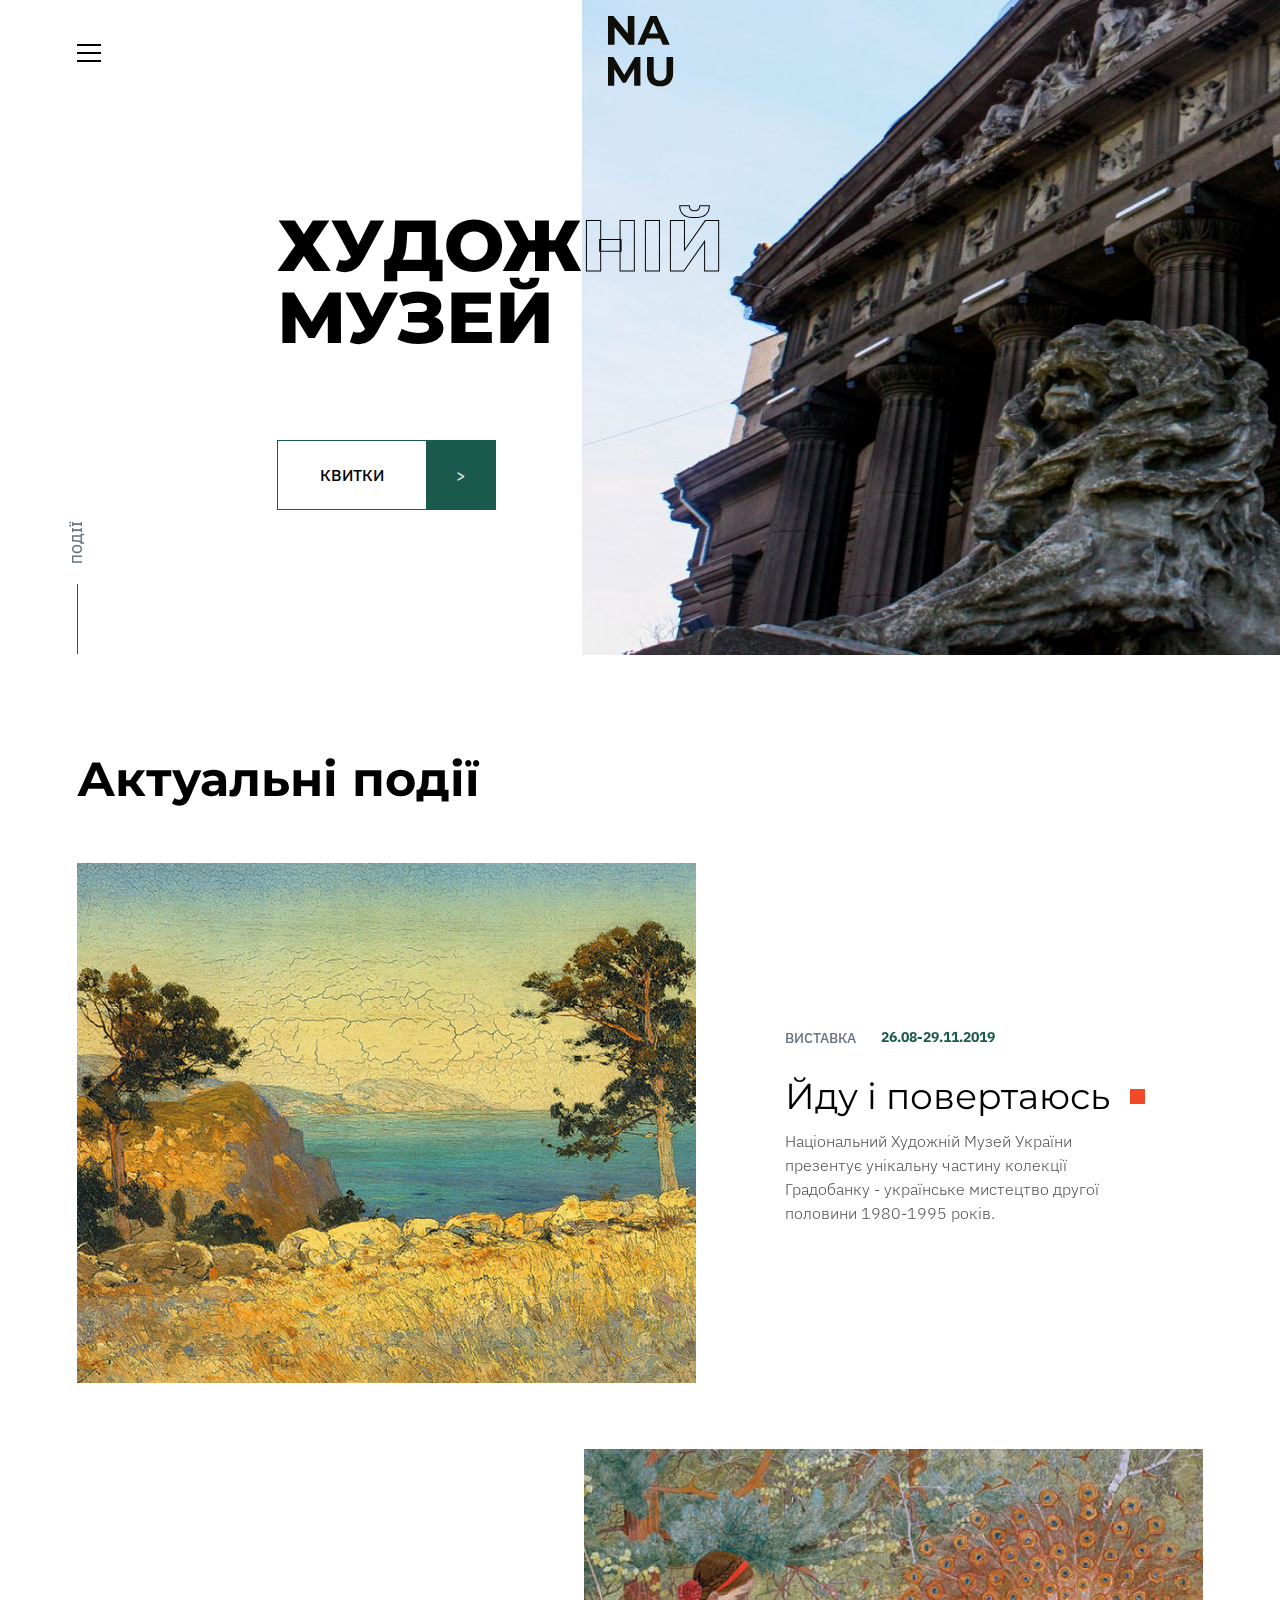
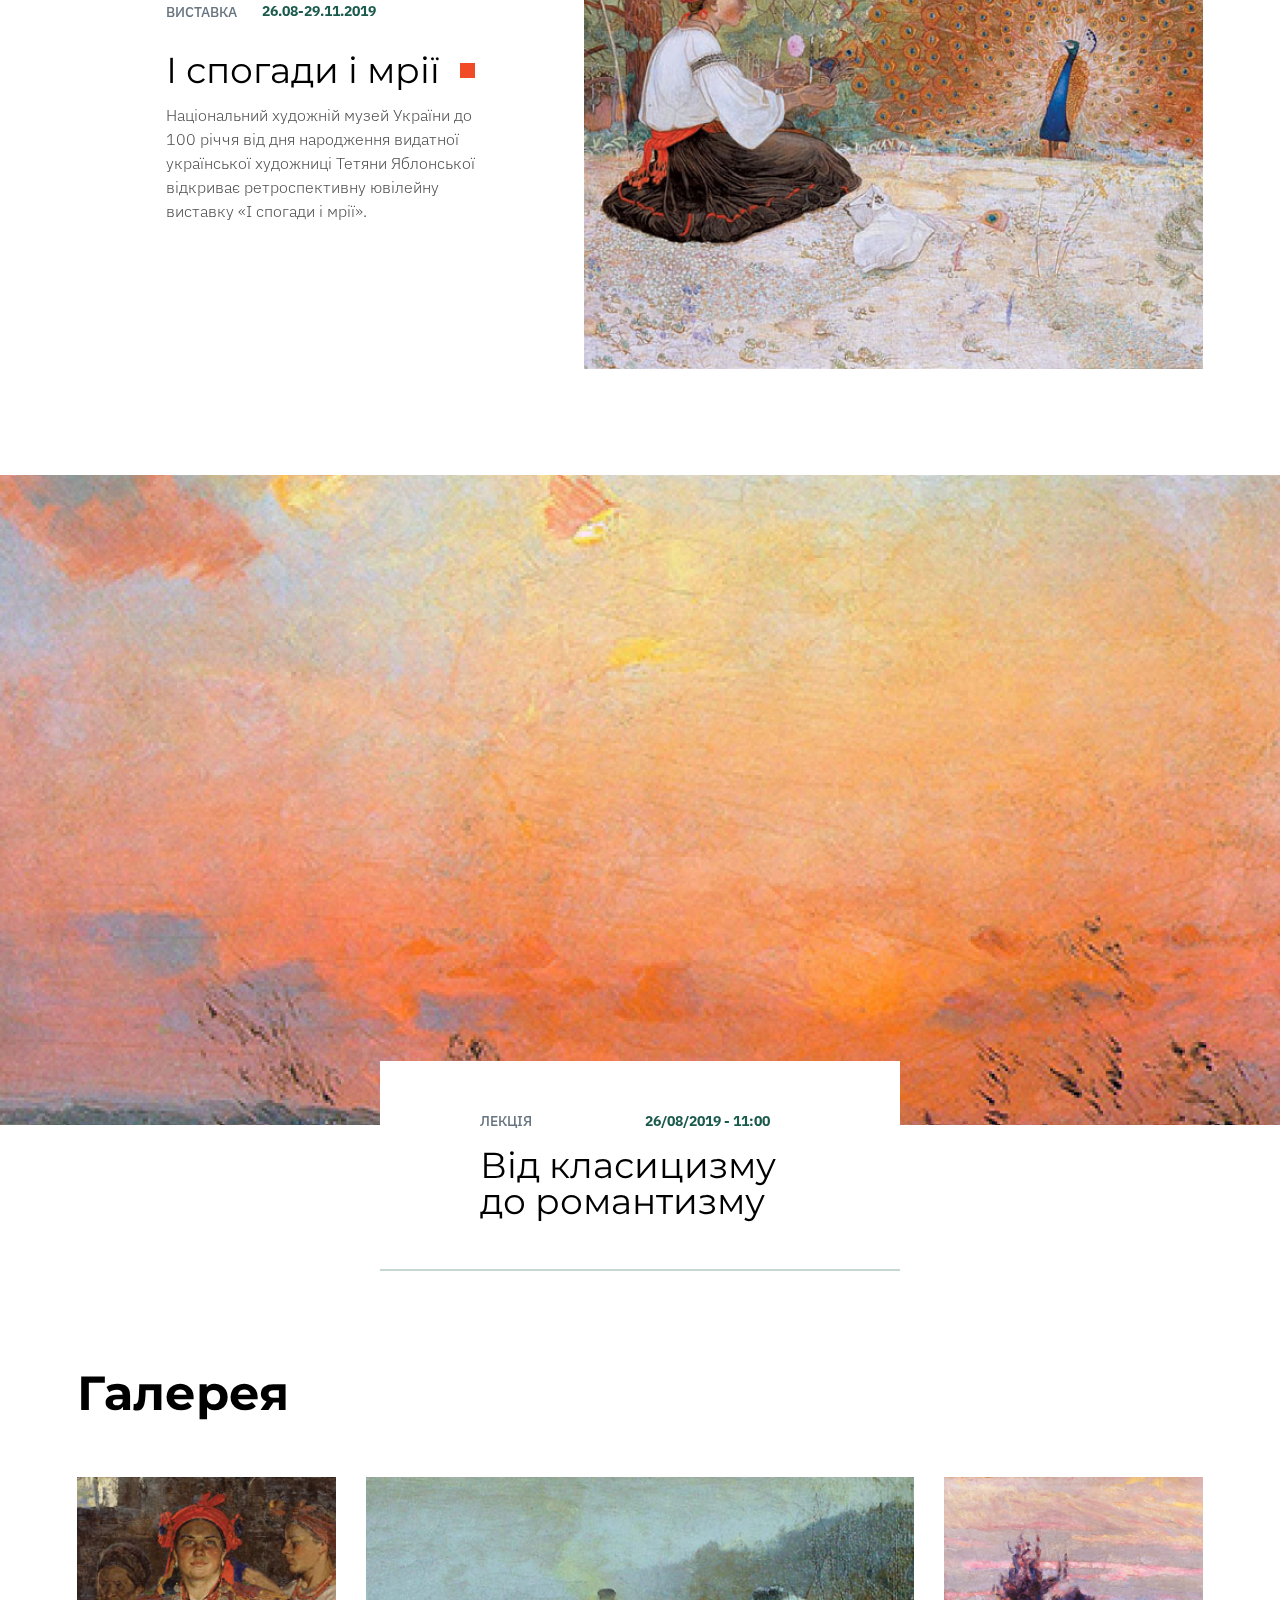
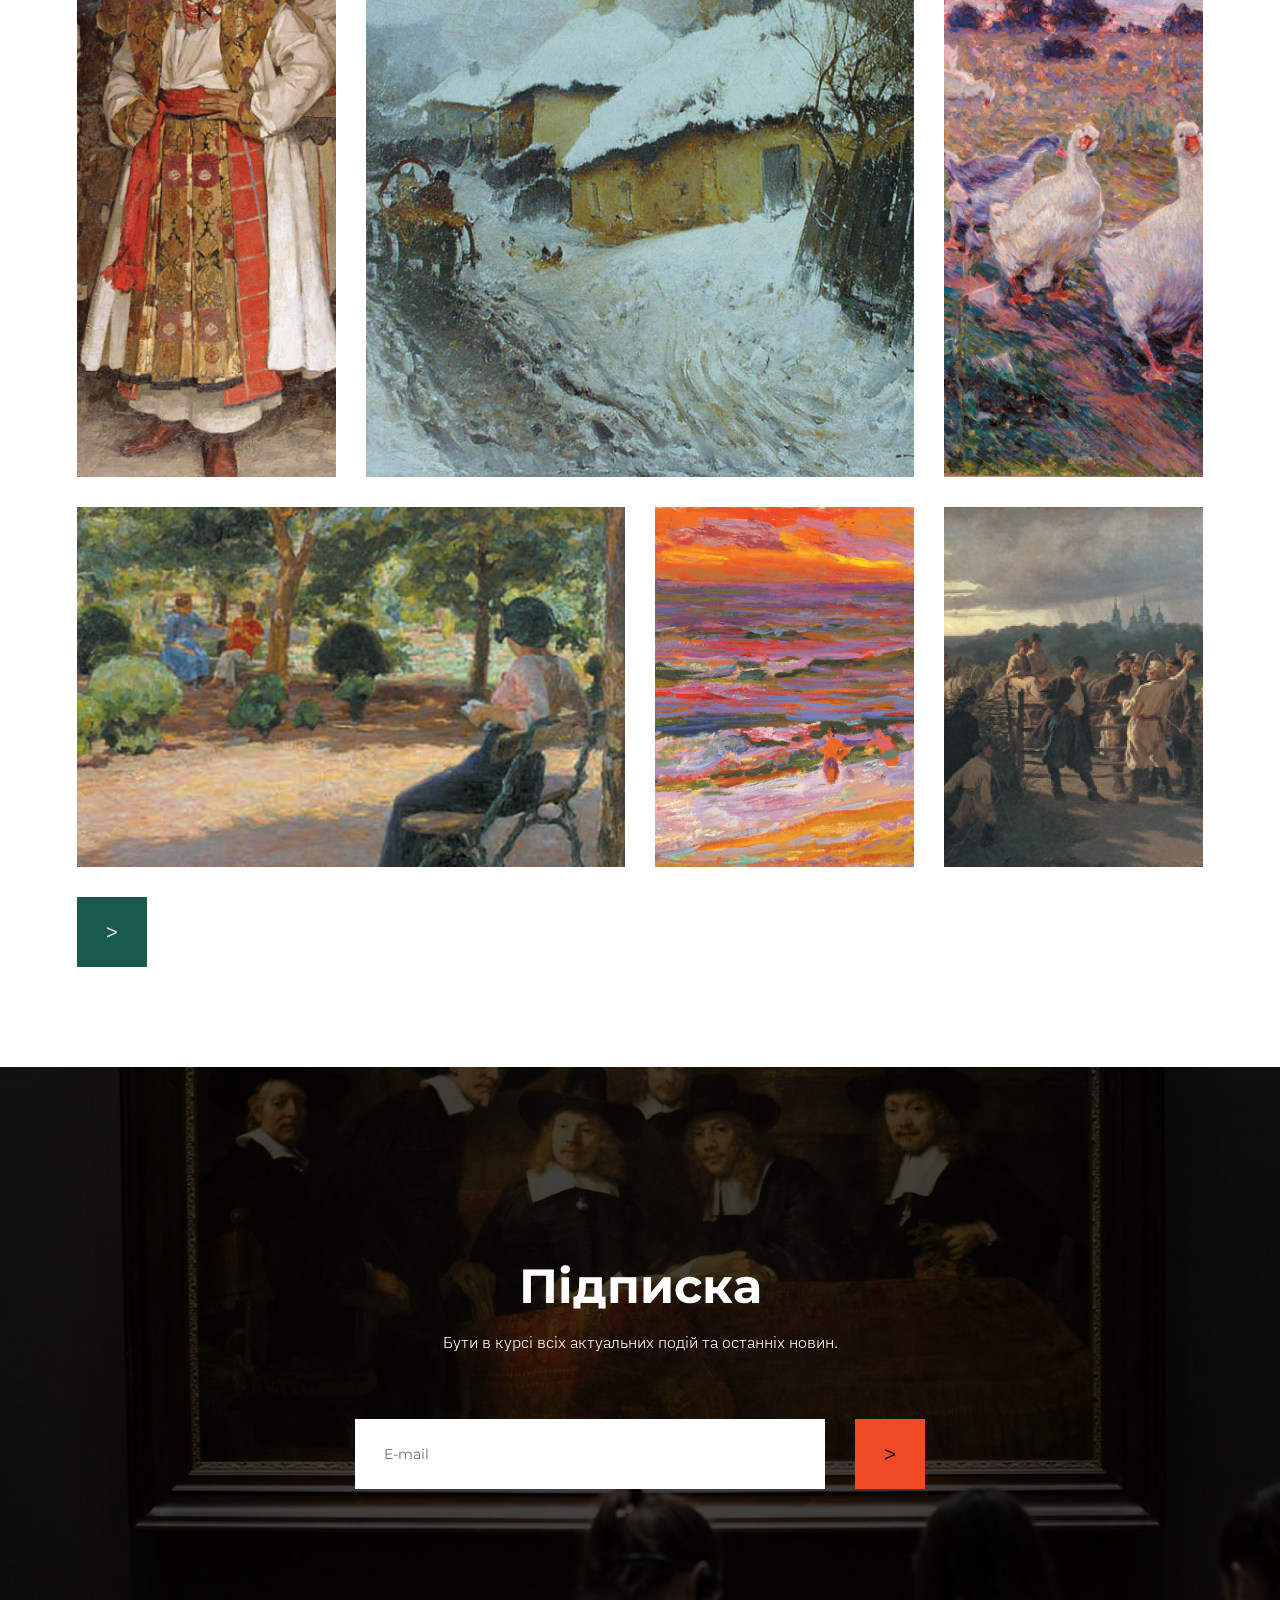
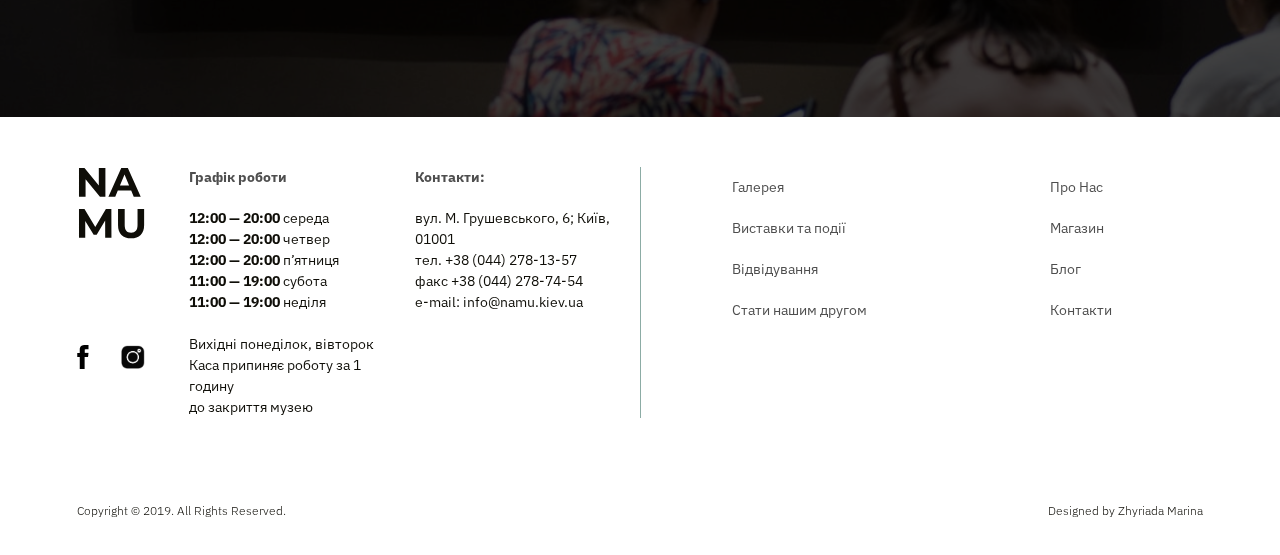
<file: index.html>
<!DOCTYPE html><html lang="en"><head><meta charset="UTF-8"><meta name="viewport" content="width=device-width, initial-scale=1.0"><title>NAMU Museum</title><link rel="stylesheet" href="main.e3a78c55.css"><link rel="shortcut icon" href="favicon.bddcd939.ico" type="image/x-icon"><link href="https://fonts.googleapis.com/css2?family=IBM+Plex+Sans:wght@300;400;500;700&display=swap" rel="stylesheet"><link href="https://fonts.googleapis.com/css2?family=Montserrat:wght@400;500;800&display=swap" rel="stylesheet"></head><body> <header class="header"> <div class="content-container"> <input class="header__hamburger-input" id="hamburger-menu" type="checkbox"> <label class="header__hamburger-toggler" for="hamburger-menu"> <span class="header__hamburger-icon"></span> </label> <section class="header__menu menu"> <div class="content-container"> <div class="menu__top"> <div class="menu__logo logo"> <a href="#" class="logo__link"> <img class="logo__img" src="logo.88cec33f.svg" alt="NA MU"> </a> </div> <nav class="menu__nav nav"> <ul class="nav__list"> <li class="nav__item"> <a href="#gallery" class="nav__link" onclick="(() => {document.querySelector(`#hamburger-menu`).checked = false;})()"> Галерея </a> </li> <li class="nav__item"> <a href="#events" class="nav__link" onclick="(() => {document.querySelector(`#hamburger-menu`).checked = false;})()"> Виставки та події </a> </li> <li class="nav__item"> <a href="#" class="nav__link"> Відвідування </a> </li> <li class="nav__item"> <a href="#" class="nav__link"> Стати нашим другом </a> </li> <li class="nav__item"> <a href="#" class="nav__link"> Про Нас </a> </li> <li class="nav__item"> <a href="#" class="nav__link"> Магазин </a> </li> <li class="nav__item"> <a href="#" class="nav__link"> Блог </a> </li> <li class="nav__item"> <a href="#" class="nav__link"> Контакти </a> </li> </ul> </nav> </div> <div class="menu__content"> <h2 class="menu__heading content-heading"> Цього тижня </h2> <div class="menu__events"> <div class="menu__event"> <div class="menu__picture"> <a href="#" class="menu__link"> <img class="menu__img" src="lection.71dbc268.png" alt="Event"> </a> </div> <div class="menu__text"> <div class="menu__text-top"> <h4 class="menu__subtitle subtitle-4"> Лекція </h4> <span class="menu__date date-text"> 26/08/2019 - 11:00 </span> </div> <h6 class="menu__title subtitle-6"> Від класицизму до романтизму </h6> </div> </div> <div class="menu__event"> <div class="menu__picture"> <a href="#" class="menu__link"> <img class="menu__img" src="event-1.2844aa2c.png" alt="Event"> </a> </div> <div class="menu__text"> <div class="menu__text-top"> <h4 class="menu__subtitle subtitle-4"> Виставка </h4> <span class="menu__date date-text"> 26.08-29.11.2019 </span> </div> <h6 class="menu__title subtitle-6"> Йду і повертаюсь </h6> </div> </div> <div class="menu__event"> <div class="menu__picture"> <a href="#" class="menu__link"> <img class="menu__img" src="event-2.4b046071.png" alt="Event"> </a> </div> <div class="menu__text"> <div class="menu__text-top"> <h4 class="menu__subtitle subtitle-4"> Виставка </h4> <span class="menu__date date-text"> 26.08-29.11.2019 </span> </div> <h6 class="menu__title subtitle-6"> І спогади і мрії </h6> </div> </div> </div> </div> </div> </section> <div class="header__top"> <div class="header__logo logo"> <a href="#" class="logo__link"> <img class="logo__img" src="logo.88cec33f.svg" alt="NA MU"> </a> </div> </div> <div class="header__content"> <div class="header__bg"></div> <h1 class="header__title"> Худож<span class="header__title--transparent">ній</span> <br> музей </h1> <button class="header__button button button--buy-btn"> <span class="button__text">Квитки</span> <span class="header__arrow button__arrow"></span> </button> </div> <h4 class="header__events"> <a class="header__events-link subtitle-4" href="#events"> Події </a> </h4> </div> </header> <main class="main"> <section class="section-container content-container" id="events"> <h2 class="content-heading"> Актуальні події </h2> <section class="events"> <section class="events__event subsection-container"> <div class="events__picture"> <img class="events__img" src="event-1.2844aa2c.png" alt="Event 1"> </div> <div class="events__content events__content--odd"> <div class="events__text"> <div class="events__heading"> <h4 class="events__subtitle subtitle-4"> Виставка </h4> <span class="events__date date-text"> 26.08-29.11.2019 </span> </div> <h3 class="events__title subtitle-3"> Йду і повертаюсь </h3> <p class="events__description content-text"> Національний Художній Музей України презентує унікальну частину колекції Градобанку - українське мистецтво другої половини 1980-1995 років. </p> </div> </div> </section> <section class="events__event subsection-container"> <div class="events__content events__content--even"> <div class="events__text"> <div class="events__heading"> <h4 class="events__subtitle subtitle-4"> Виставка </h4> <span class="events__date date-text"> 26.08-29.11.2019 </span> </div> <h3 class="events__title subtitle-3"> І спогади і мрії </h3> <p class="events__description content-text"> Національний художній музей України до 100 річчя від дня народження видатної української художниці Тетяни Яблонської відкриває ретроспективну ювілейну виставку «І спогади і мрії». </p> </div> </div> <div class="events__picture events__picture--even"> <img class="events__img" src="event-2.4b046071.png" alt="Event 2"> </div> </section> </section> </section> <section class="lection section-container"> <div class="lection__picture"> <img class="lection__img" src="lection.71dbc268.png" alt="Lection picture"> </div> <section class="lection__content content-container"> <div class="lection__text"> <div class="lection__heading"> <h4 class="lection__subtitle subtitle-4"> Лекція </h4> <span class="lection__date date-text"> 26/08/2019 - 11:00 </span> </div> <h3 class="lection__title subtitle-3"> Від класицизму до романтизму </h3> </div> </section> </section> <section class="content-container section-container"> <h2 class="content-heading" id="gallery"> Галерея </h2> <section class="gallery subsection-container"> <article class="slider"> <div class="slider__container"> <div class="slider__track"> <div class="slider__item"> <img class="slider__img" src="gallery-img-1.831fc325.png" alt="Gallery picture"> </div> <div class="slider__item"> <img class="slider__img" src="gallery-img-2.9b2c83cd.png" alt="Gallery picture"> </div> <div class="slider__item"> <img class="slider__img" src="gallery-img-3.d09642d7.png" alt="Gallery picture"> </div> <div class="slider__item"> <img class="slider__img" src="gallery-img-4.e4253f0c.png" alt="Gallery picture"> </div> <div class="slider__item"> <img class="slider__img" src="gallery-img-5.ef84a878.png" alt="Gallery picture"> </div> <div class="slider__item"> <img class="slider__img" src="gallery-img-6.9f134586.png" alt="Gallery picture"> </div> </div> </div> <div class="slider__buttons"> <button class="slider__button slider__button--prev"> < </button> <button class="slider__button slider__button--next"> > </button> </div> </article> <div class="gallery__pictures"> <img class="gallery__img" src="gallery-img-1.831fc325.png" alt="Gallery picture"> <img class="gallery__img gallery__img--second-in-row" src="gallery-img-2.9b2c83cd.png" alt="Gallery picture"> <img class="gallery__img gallery__img--last-in-row" src="gallery-img-3.d09642d7.png" alt="Gallery picture"> <img class="gallery__img gallery__img--first-in-row" src="gallery-img-4.e4253f0c.png" alt="Gallery picture"> <img class="gallery__img" src="gallery-img-5.ef84a878.png" alt="Gallery picture"> <img class="gallery__img gallery__img--last-in-row" src="gallery-img-6.9f134586.png" alt="Gallery picture"> </div> <button type="button" class="gallery__button button__arrow button__arrow--gallery-btn"></button> </section> </section> <section class="subscription section-container"> <div class="subscription__picture"> <img class="subscription__img" src="subscription.90818e51.png" alt="Subscription picture"> </div> <div class="subscription__content content-container"> <h2 class="subscription__heading content-heading"> Підписка </h2> <p class="subscription__text"> Бути в курсі всіх актуальних подій та останніх новин. </p> <form class="subscription__form" action="#" method="POST"> <input class="subscription__email" type="text" name="email" placeholder="E-mail" pattern="[a-z0-9._%+-]+@[a-z0-9._-]+\.[a-z]{2,}$"> <button type="submit" class="subscription__button button__arrow button__arrow--subcr-btn"></button> </form> </div> </section> </main> <footer class="footer"> <div class="footer__section content-container"> <div class="footer__networks"> <div class="footer__logo logo"> <a href="#" class="logo__link"> <img class="logo__img" src="logo.88cec33f.svg" alt="NA MU"> </a> </div> <div class="footer__networks-links"> <a href="#" class="footer__fb"> <img class="footer__img" src="Facebook.025ec31e.png" alt="Fb logo"> </a> <a href="#" class="footer__inst"> <img class="footer__img" src="instagram-black.e3baacd7.png" alt="Instagram logo"> </a> </div> </div> <div class="footer__content"> <div class="footer__schedule"> <div class="footer__working-hours"> <h5 class="footer__title subtitle-5"> Графік роботи </h5> <p class="footer__text"> <strong>12:00 — 20:00</strong> середа <br> <strong>12:00 — 20:00</strong> четвер <br> <strong>12:00 — 20:00</strong> п’ятниця <br> <strong>11:00 — 19:00</strong> субота <br> <strong>11:00 — 19:00</strong> неділя <br> <br> Вихідні понеділок, вівторок <br> Каса припиняє роботу за 1 годину <br> до закриття музею </p> </div> <div class="footer__contacts"> <h5 class="footer__title subtitle-5"> Контакти: </h5> <p class="footer__text"> вул. М. Грушевського, 6; Київ, 01001 <br> тел. +38 (044) 278-13-57 <br> факс +38 (044) 278-74-54 <br> e-mail: info@namu.kiev.ua </p> </div> </div> <div class="footer__menu"> <div class="footer__menu-column-1"> <a href="#" class="footer__menu-link">Галерея</a> <a href="#" class="footer__menu-link">Виставки та події</a> <a href="#" class="footer__menu-link">Відвідування</a> <a href="#" class="footer__menu-link">Стати нашим другом</a> </div> <div class="footer__menu-column-2"> <a href="#" class="footer__menu-link">Про Нас</a> <a href="#" class="footer__menu-link">Магазин</a> <a href="#" class="footer__menu-link">Блог</a> <a href="#" class="footer__menu-link">Контакти</a> </div> </div> </div> <div class="footer__bottom"> <p class="footer__copyright"> Copyright © 2019. All Rights Reserved. </p> <p class="footer__designer"> Designed by Zhyriada Marina </p> </div> </div> </footer> <script src="main.dab5b923.js"></script> </body></html>
</file>
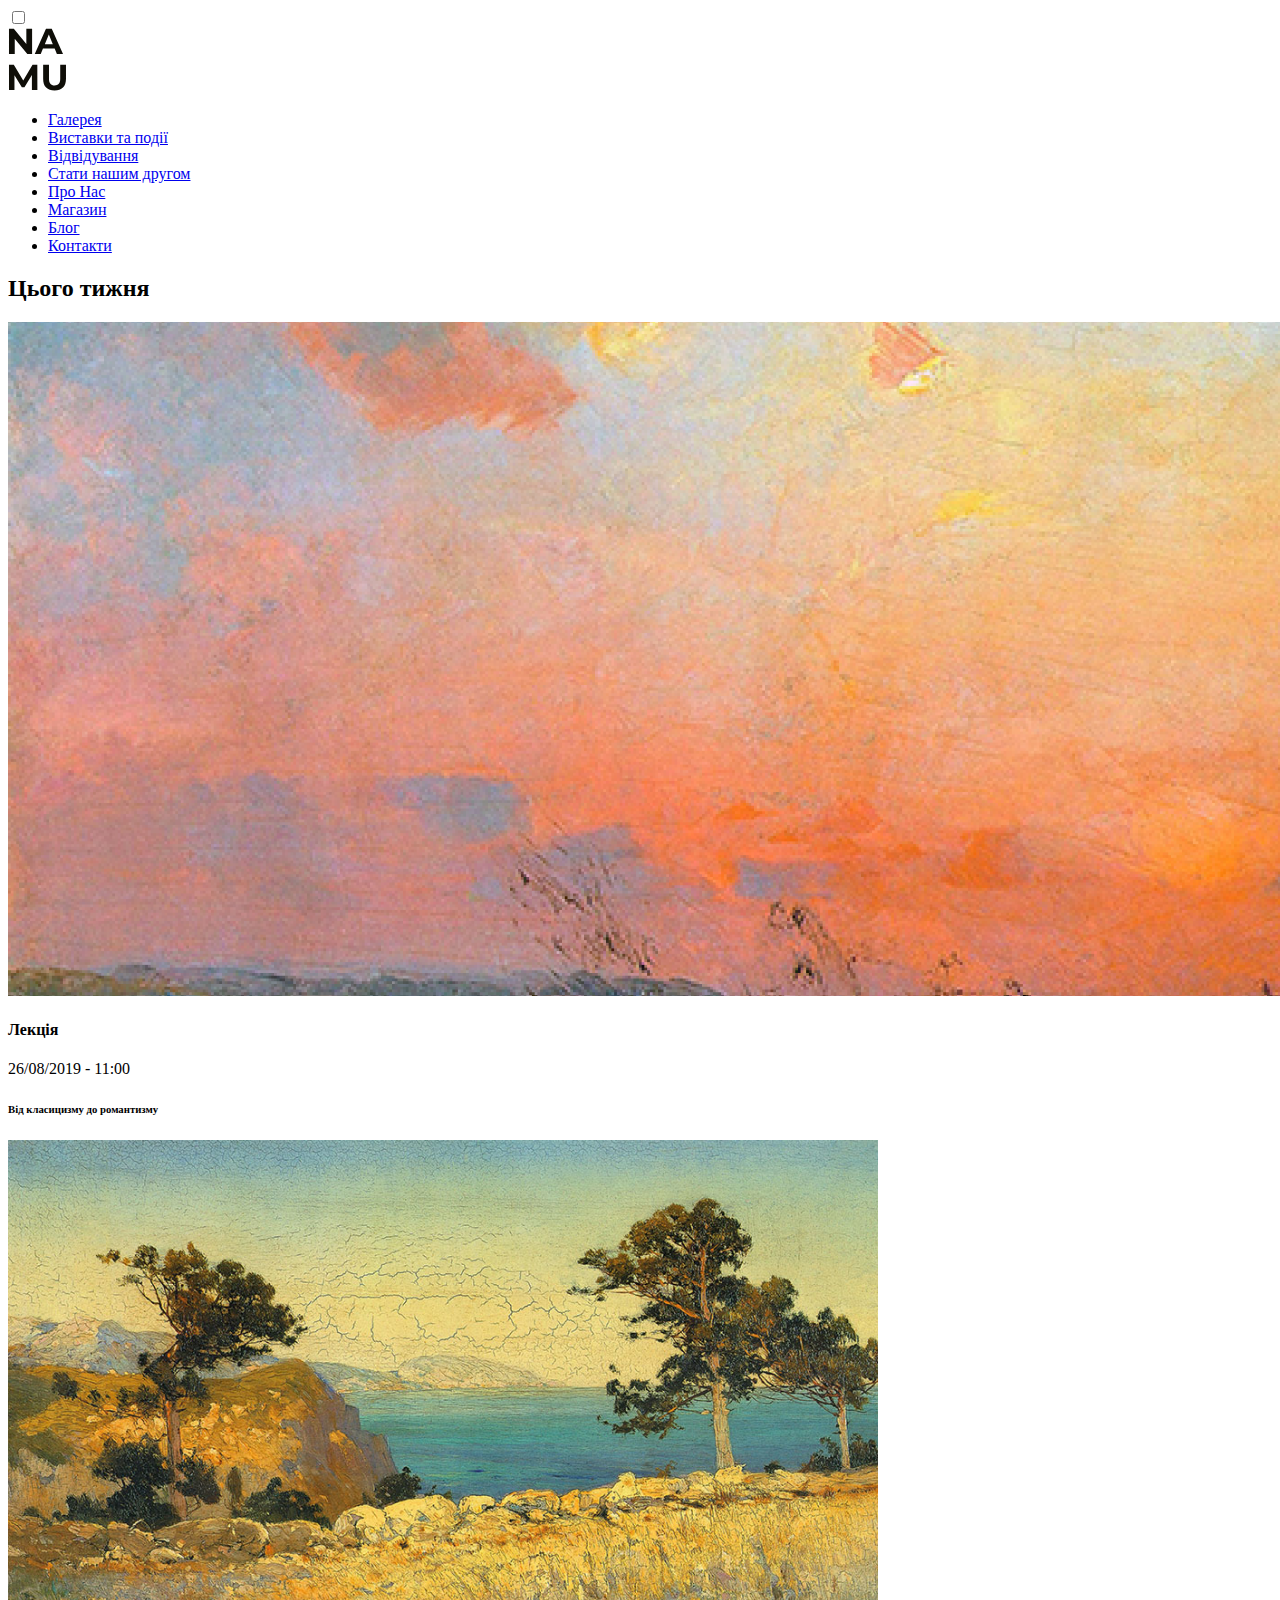
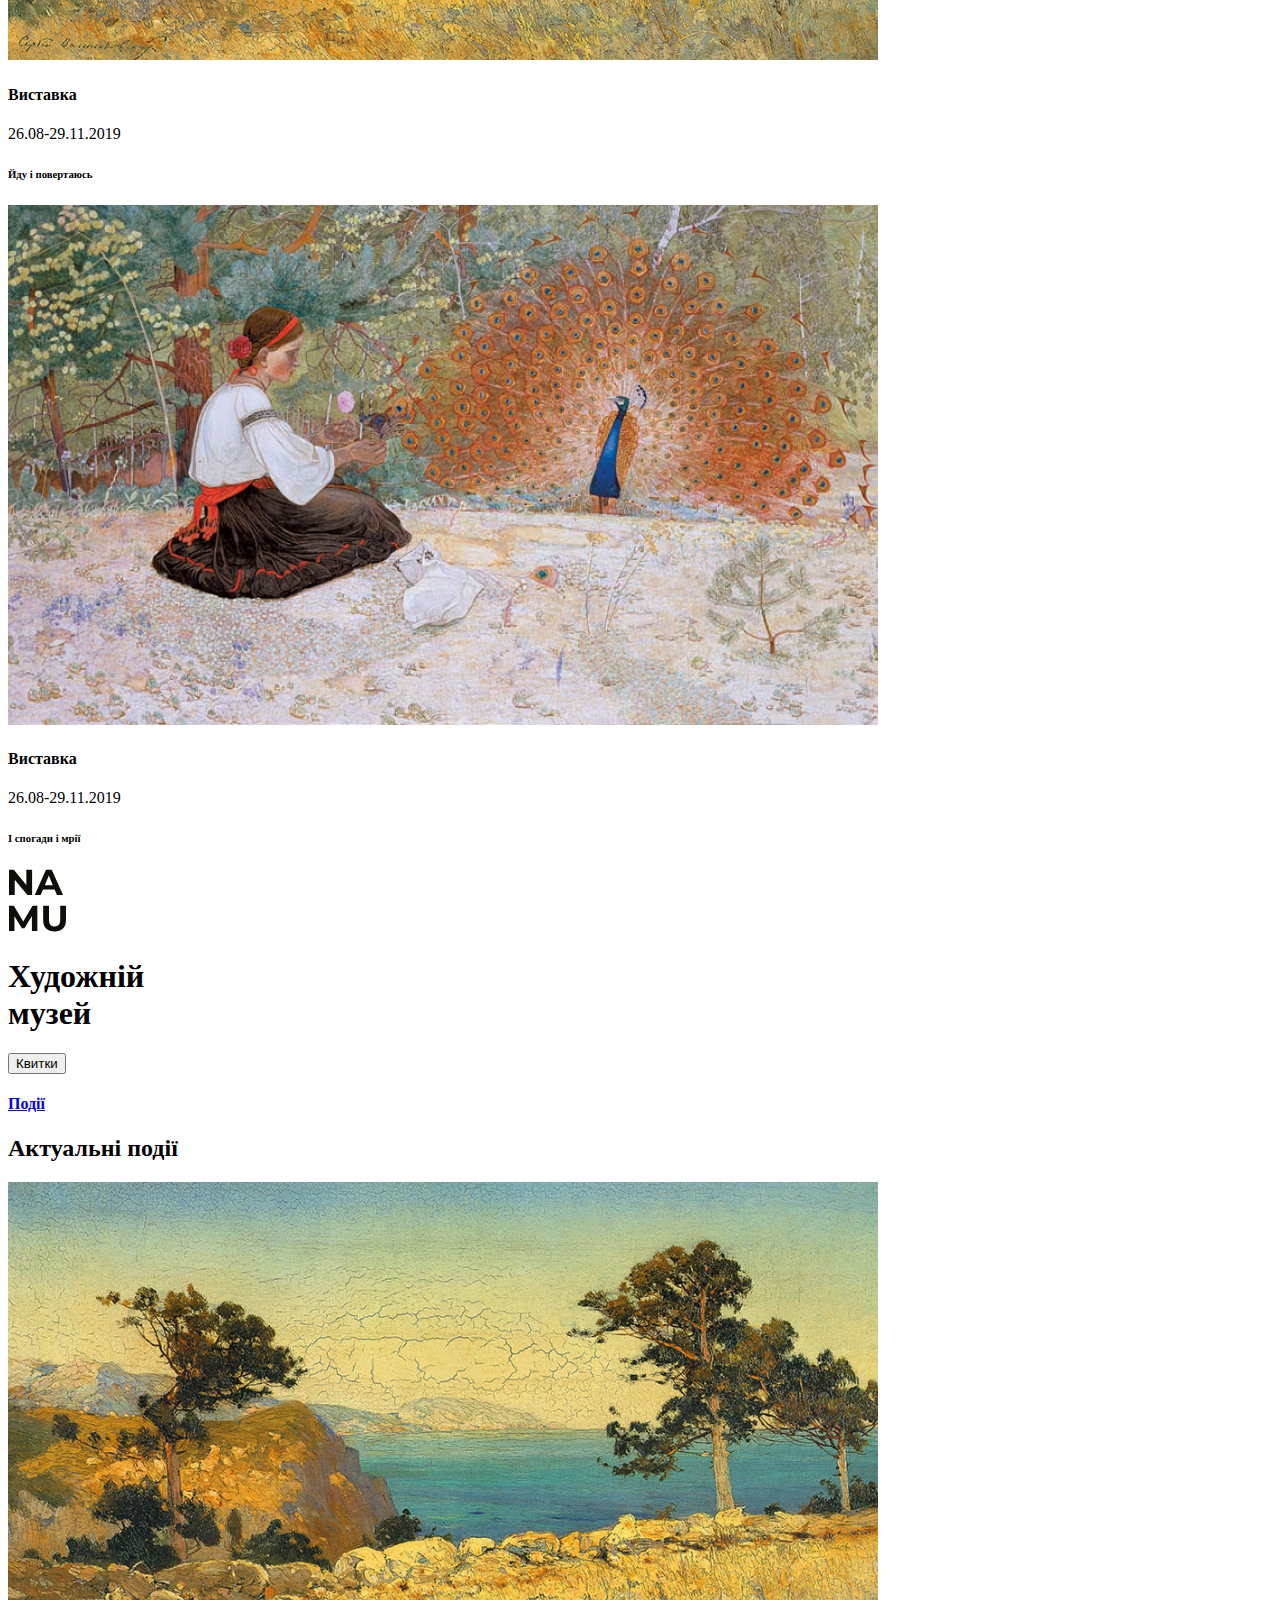
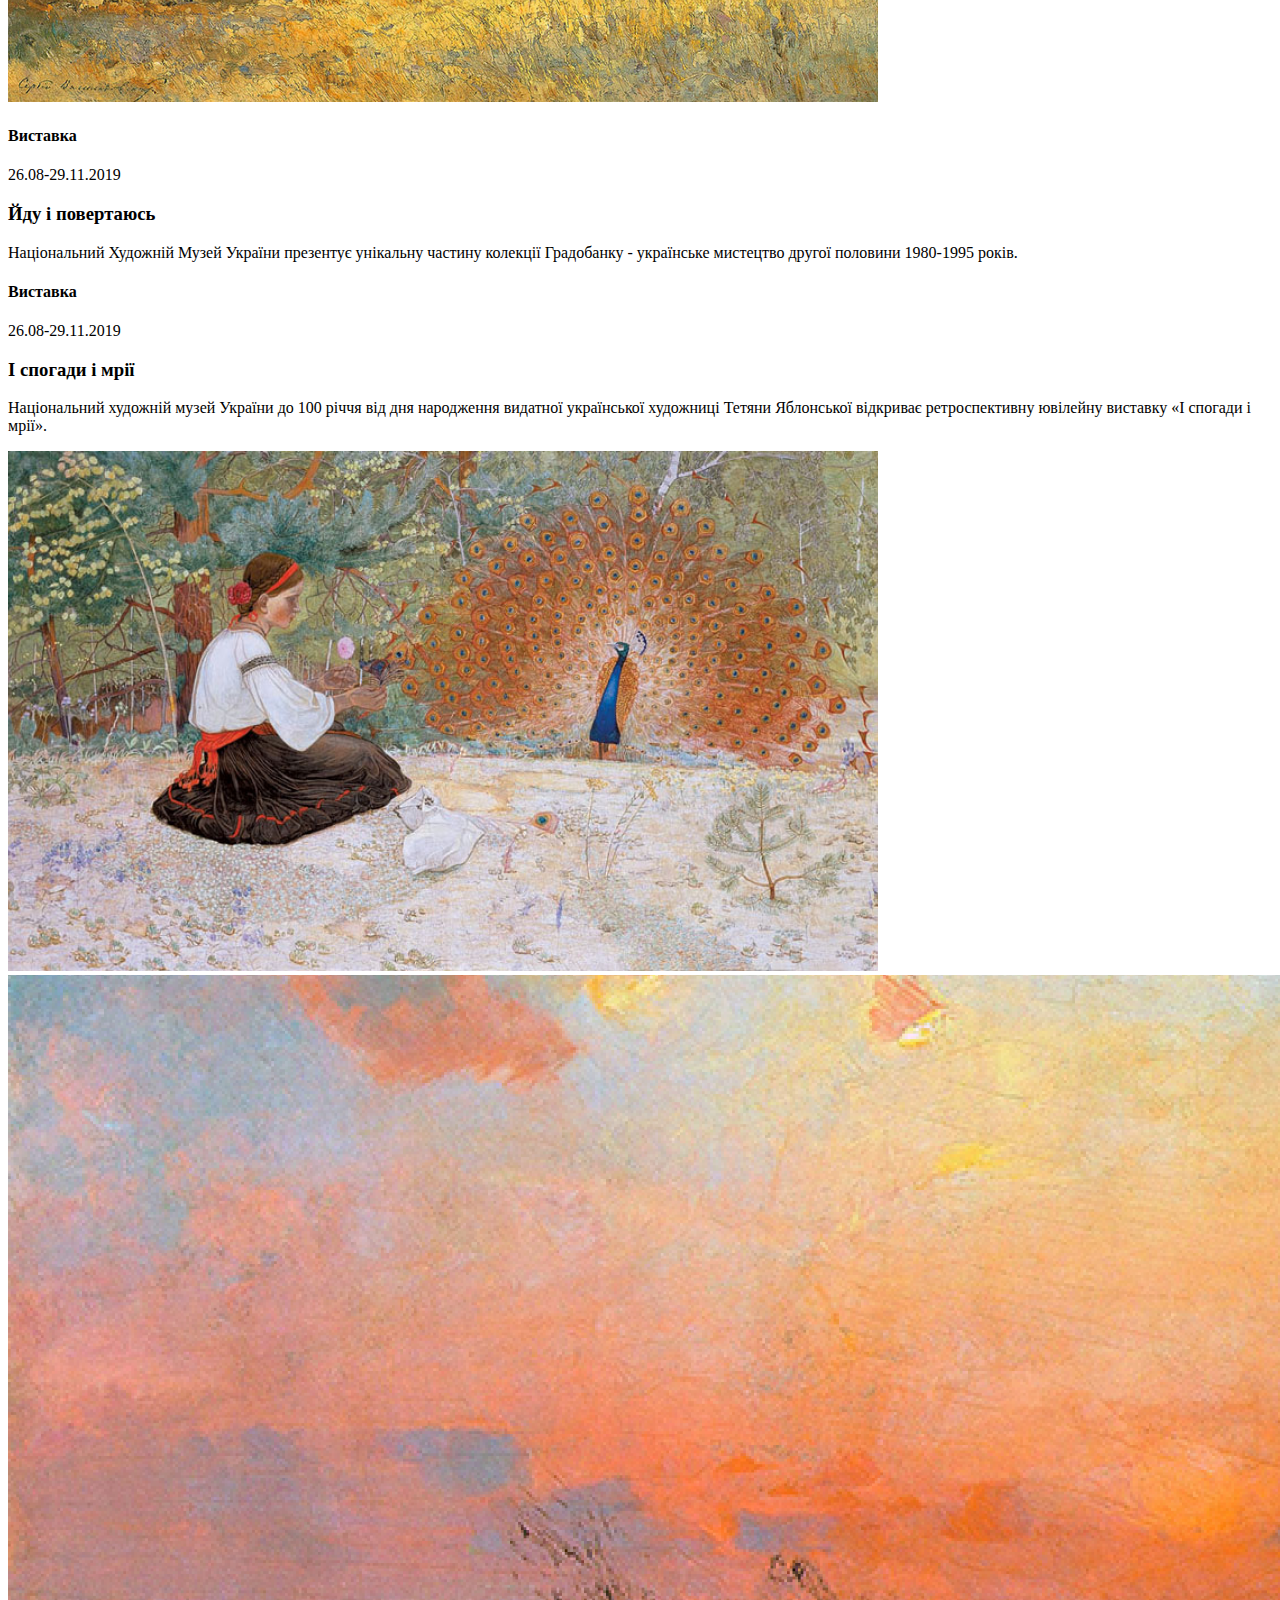
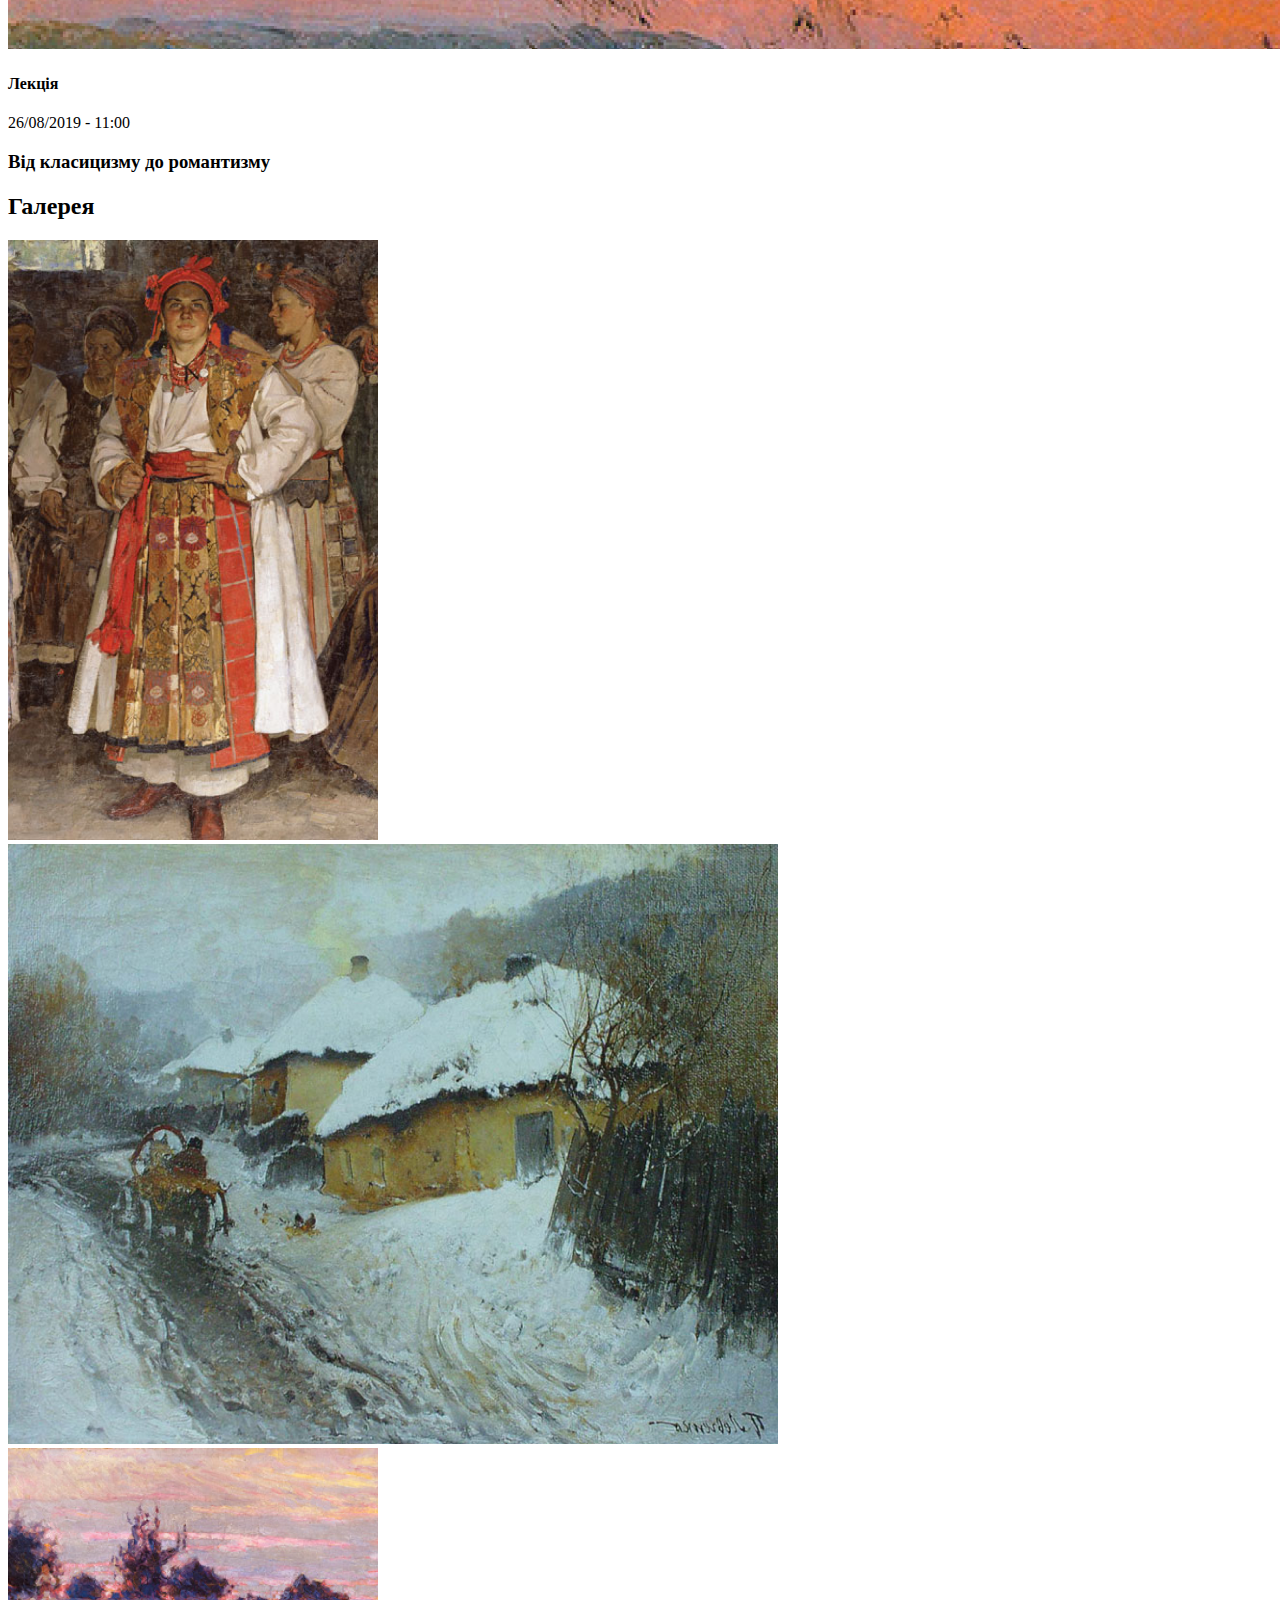
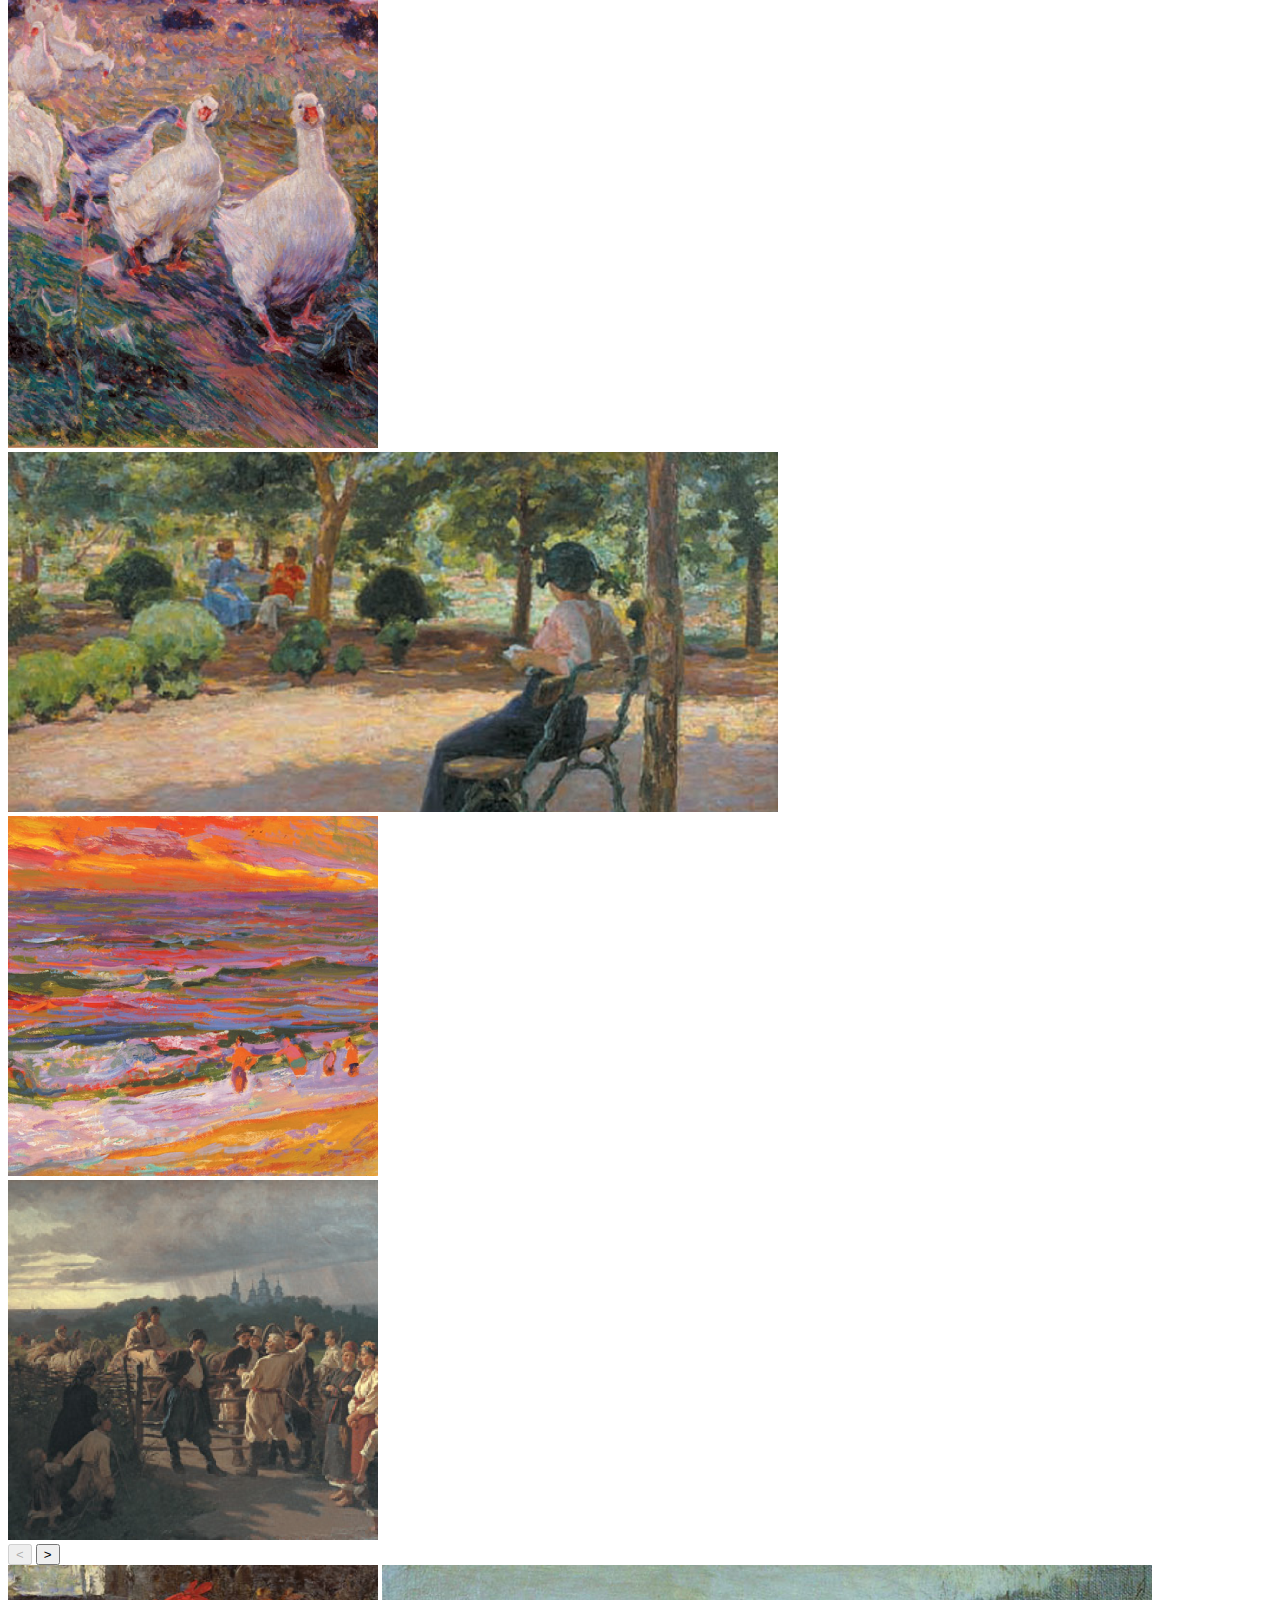
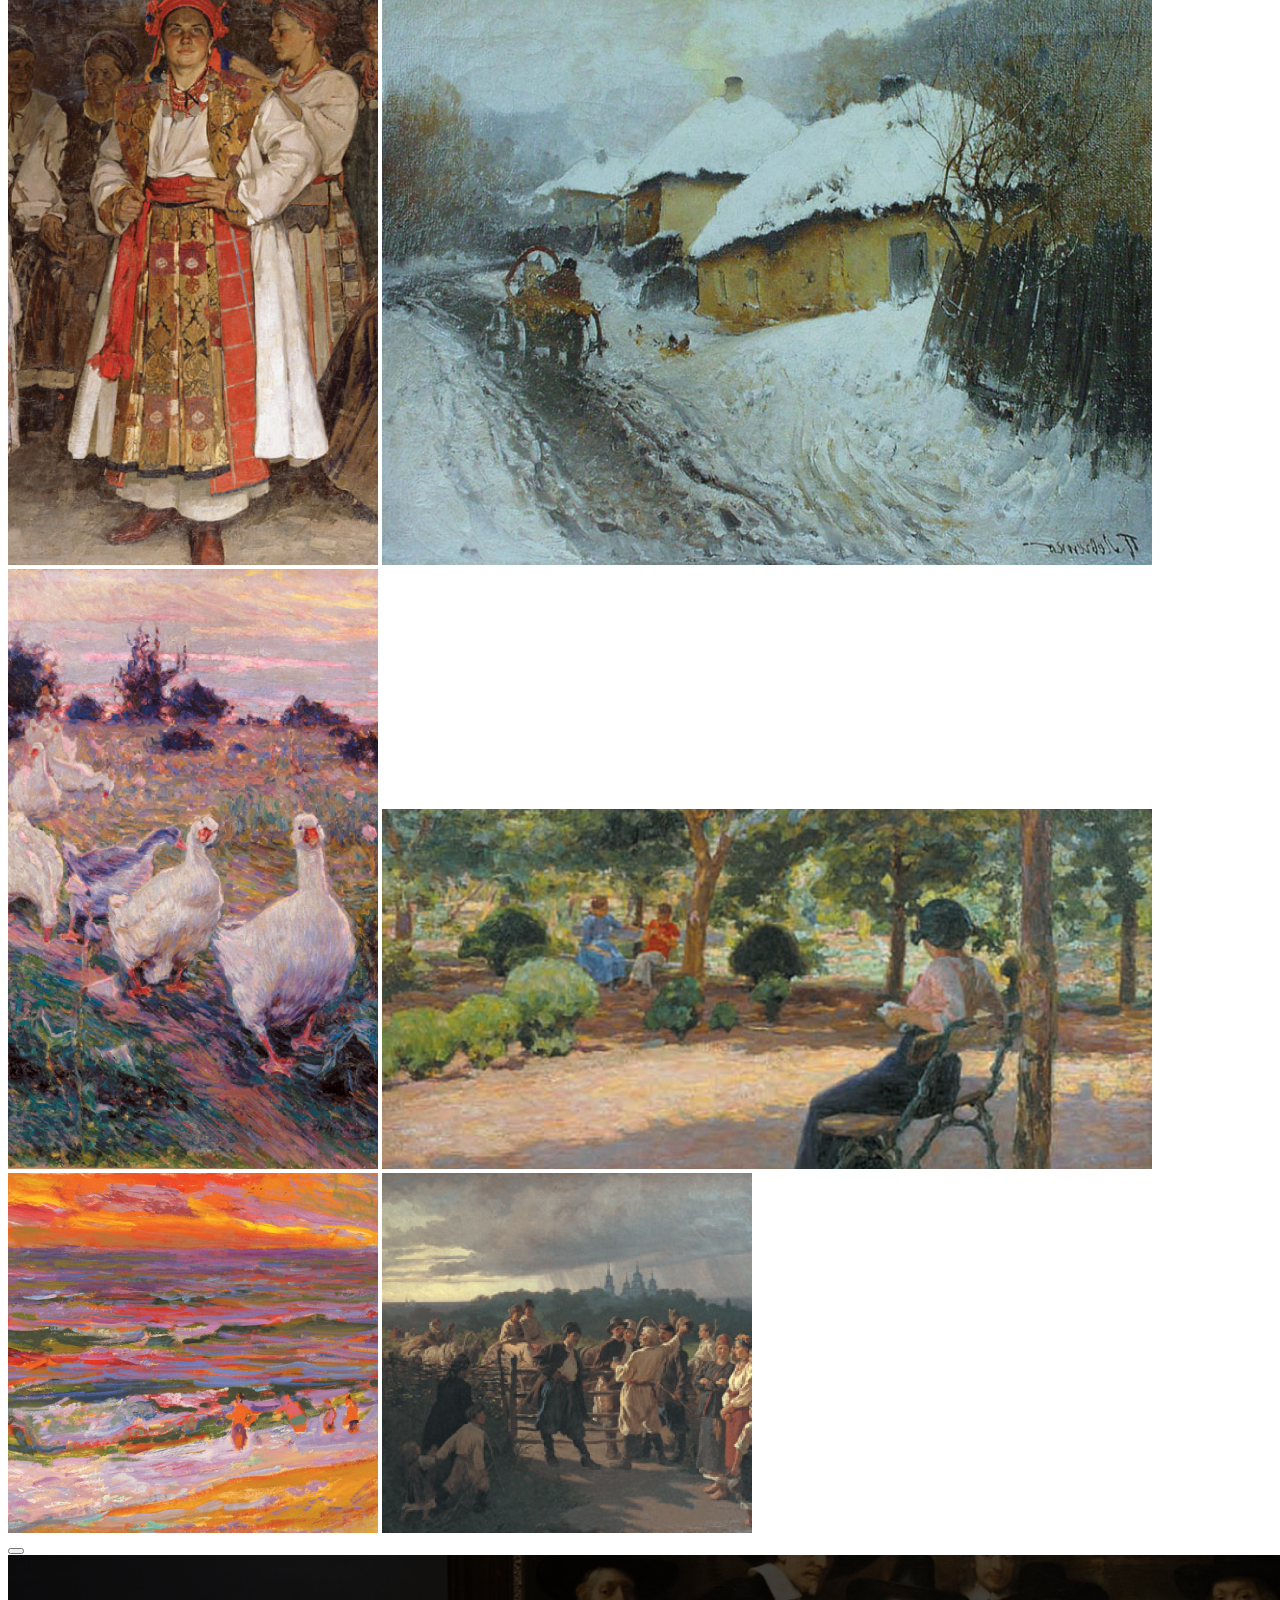
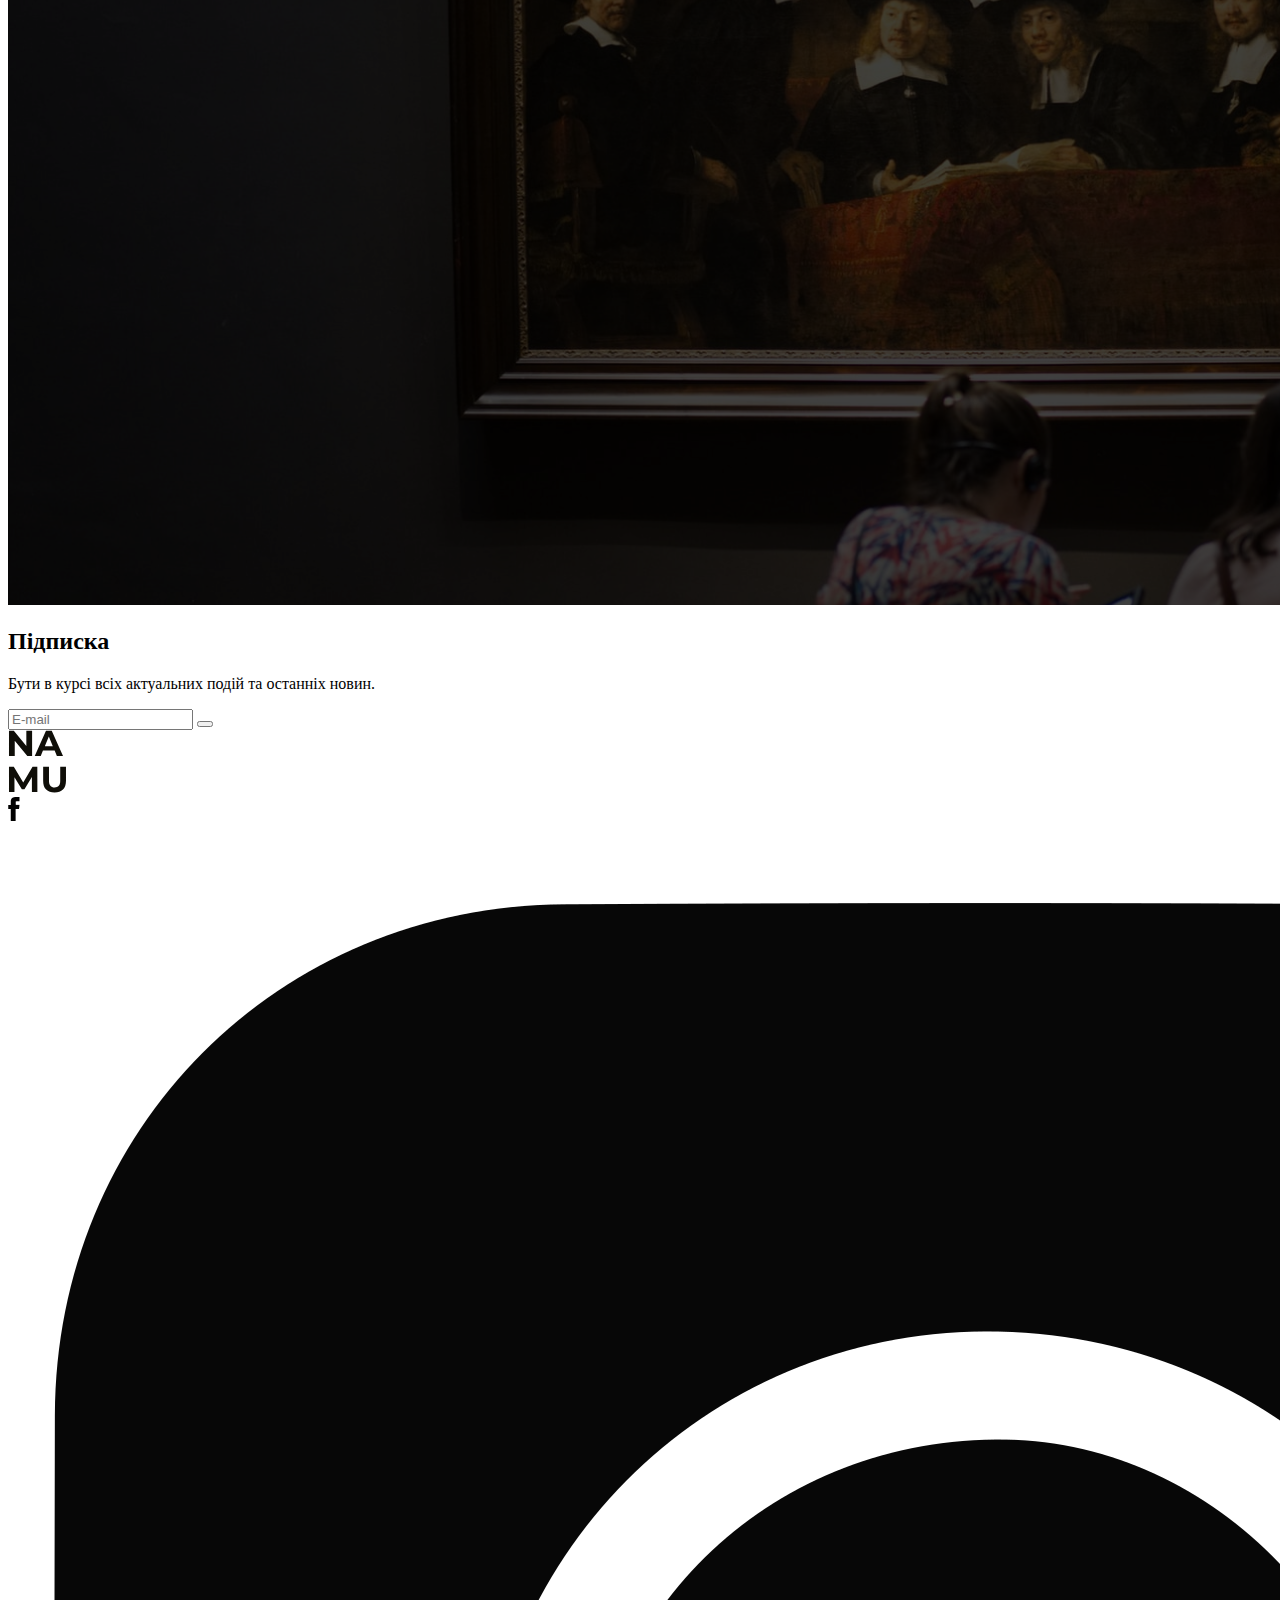
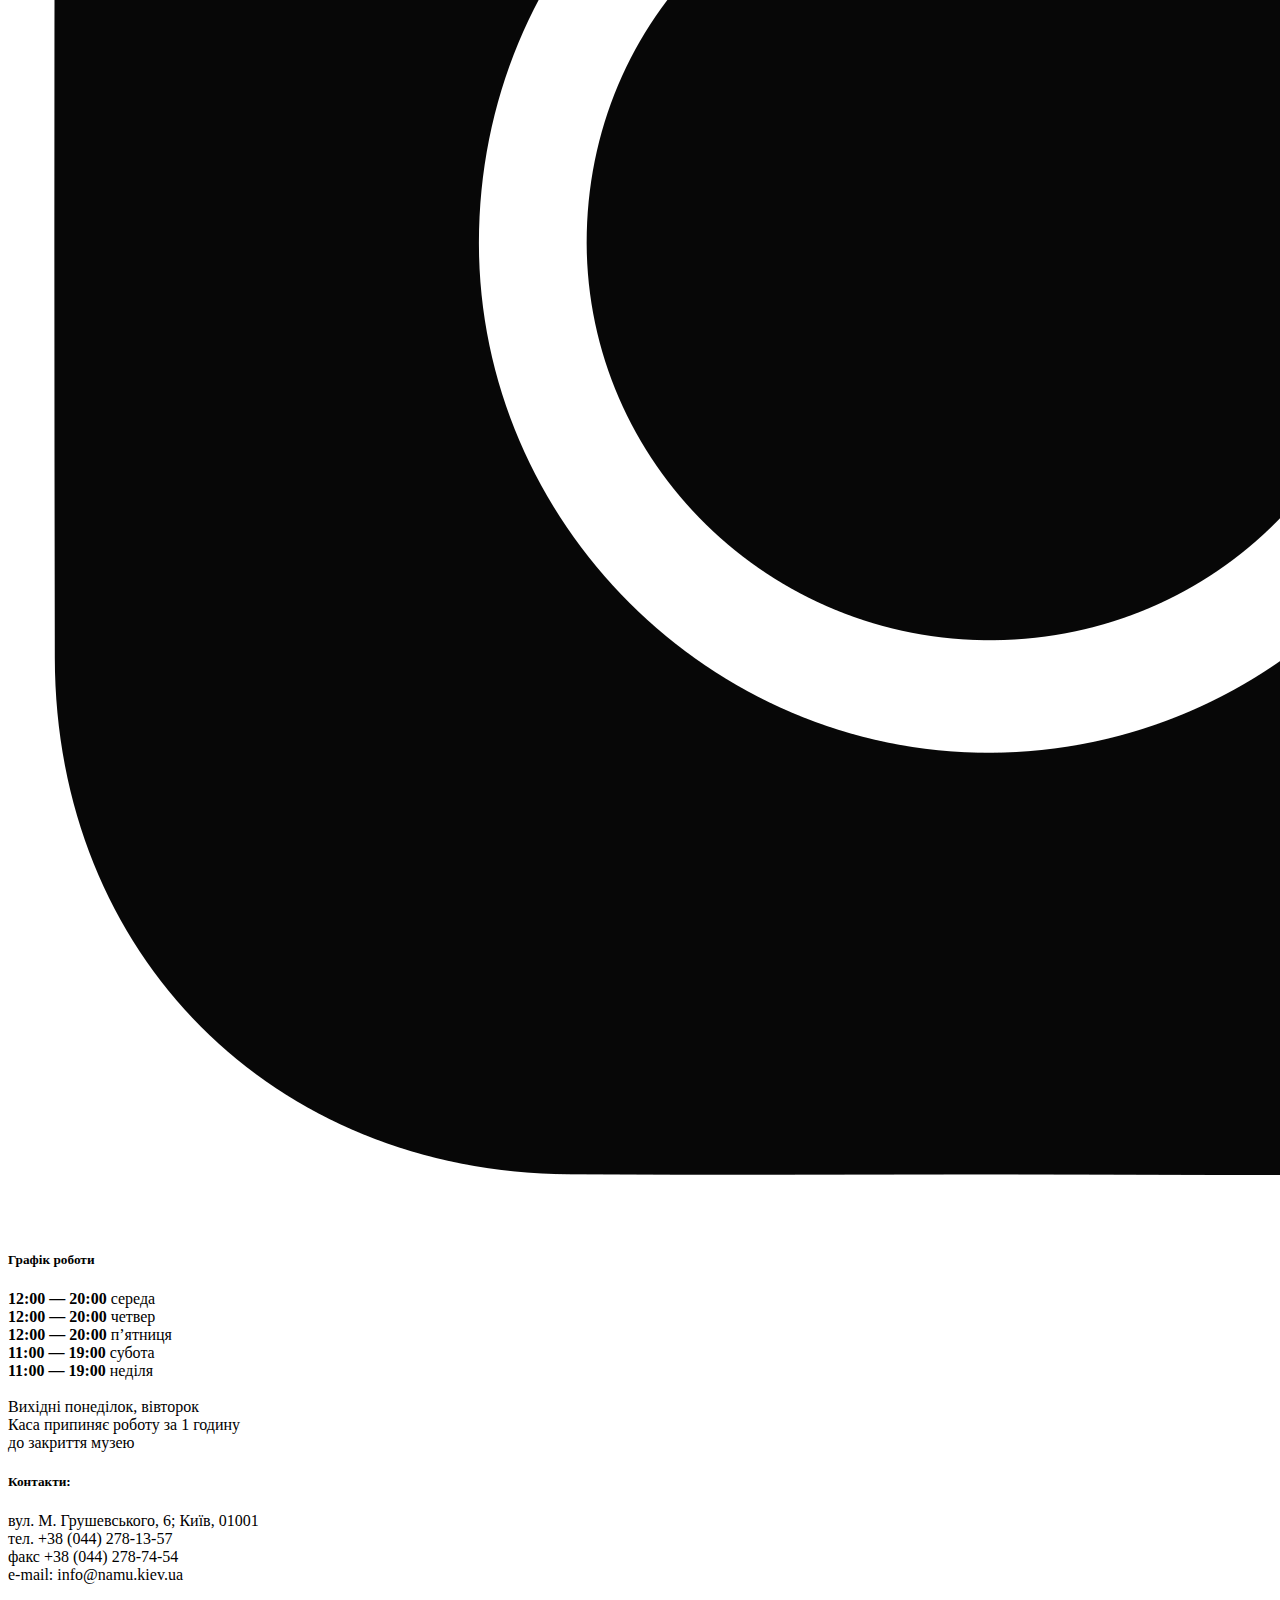
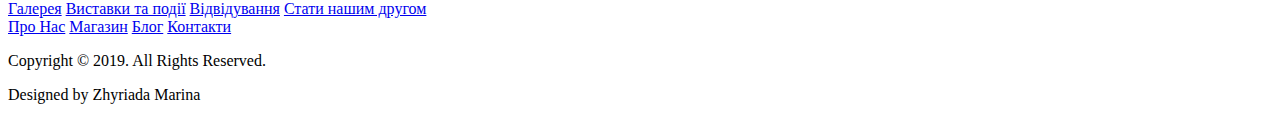
<file: src/index.html>
<!DOCTYPE html>
<html lang="en">
  <head>
    <meta charset="UTF-8">
    <meta name="viewport" content="width=device-width, initial-scale=1.0">
    <title>NAMU Museum</title>
    <link rel="stylesheet" href="./styles/main.scss">
    <link
      rel="shortcut icon"
      href="images/favicon.ico"
      type="image/x-icon"
    >
    <link href="https://fonts.googleapis.com/css2?family=IBM+Plex+Sans:wght@300;400;500;700&display=swap" rel="stylesheet">
    <link href="https://fonts.googleapis.com/css2?family=Montserrat:wght@400;500;800&display=swap" rel="stylesheet">
  </head>
  <body>
    <header class="header">
      <div class="content-container">
        <input
          class="header__hamburger-input"
          id="hamburger-menu"
          type="checkbox"
        >

        <label
          class="header__hamburger-toggler"
          for="hamburger-menu"
        >
          <span class="header__hamburger-icon"></span>
        </label>

        <section class="header__menu menu">
          <div class="content-container">
            <div class="menu__top">
              <div class="menu__logo logo">
                <a href="#" class="logo__link">
                  <img
                    class="logo__img"
                    src="images/logo.svg"
                    alt="NA MU"
                  >
                </a>
              </div>

              <nav class="menu__nav nav">
                <ul class="nav__list">
                  <li class="nav__item">
                    <a
                      href="#gallery"
                      class="nav__link"
                      onclick="(() => {document.querySelector(`#hamburger-menu`).checked = false;})()"
                    >
                      Галерея
                    </a>
                  </li>
                  <li class="nav__item">
                    <a
                      href="#events"
                      class="nav__link"
                      onclick="(() => {document.querySelector(`#hamburger-menu`).checked = false;})()"
                    >
                      Виставки та події
                    </a>
                  </li>
                  <li class="nav__item">
                    <a href="#" class="nav__link">
                      Відвідування
                    </a>
                  </li>
                  <li class="nav__item">
                    <a href="#" class="nav__link">
                      Стати нашим другом
                    </a>
                  </li>
                  <li class="nav__item">
                    <a href="#" class="nav__link">
                      Про Нас
                    </a>
                  </li>
                  <li class="nav__item">
                    <a href="#" class="nav__link">
                      Магазин
                    </a>
                  </li>
                  <li class="nav__item">
                    <a href="#" class="nav__link">
                      Блог
                    </a>
                  </li>
                  <li class="nav__item">
                    <a href="#" class="nav__link">
                      Контакти
                    </a>
                  </li>
                </ul>
              </nav>
            </div>

            <div class="menu__content">
              <h2 class="menu__heading content-heading">
                Цього тижня
              </h2>

              <div class="menu__events">
                <div class="menu__event">
                  <div class="menu__picture">
                    <a href="#" class="menu__link">
                      <img
                        class="menu__img"
                        src="images/lection.png"
                        alt="Event"
                      >
                    </a>
                  </div>

                  <div class="menu__text">
                    <div class="menu__text-top">
                      <h4 class="menu__subtitle subtitle-4">
                        Лекція
                      </h4>

                      <span class="menu__date date-text">
                        26/08/2019 - 11:00
                      </span>
                    </div>

                    <h6 class="menu__title subtitle-6">
                      Від класицизму до романтизму
                    </h6>
                  </div>
                </div>

                <div class="menu__event">
                  <div class="menu__picture">
                    <a href="#" class="menu__link">
                      <img
                        class="menu__img"
                        src="images/event-1.png"
                        alt="Event"
                      >
                    </a>
                  </div>

                  <div class="menu__text">
                    <div class="menu__text-top">
                      <h4 class="menu__subtitle subtitle-4">
                        Виставка
                      </h4>

                      <span class="menu__date date-text">
                        26.08-29.11.2019
                      </span>
                    </div>

                    <h6 class="menu__title subtitle-6">
                      Йду і повертаюсь
                    </h6>
                  </div>
                </div>

                <div class="menu__event">
                  <div class="menu__picture">
                    <a href="#" class="menu__link">
                      <img
                        class="menu__img"
                        src="images/event-2.png"
                        alt="Event"
                      >
                    </a>
                  </div>

                  <div class="menu__text">
                    <div class="menu__text-top">
                      <h4 class="menu__subtitle subtitle-4">
                        Виставка
                      </h4>

                      <span class="menu__date date-text">
                        26.08-29.11.2019
                      </span>
                    </div>

                    <h6 class="menu__title subtitle-6">
                      І спогади і мрії
                    </h6>
                  </div>
                </div>
              </div>
            </div>
          </div>
        </section>

        <div class="header__top">
          <div class="header__logo logo">
            <a href="#" class="logo__link">
              <img
                class="logo__img"
                src="images/logo.svg"
                alt="NA MU"
              >
            </a>
          </div>
        </div>

        <div class="header__content">
          <div class="header__bg"></div>

          <h1 class="header__title">
            Худож<span class="header__title--transparent">ній</span>
            <br>
            музей
          </h1>

          <button class="header__button button button--buy-btn">
            <span class="button__text">Квитки</span>
            <span class="header__arrow button__arrow"></span>
          </button>
        </div>

        <h4 class="header__events">
          <a class="header__events-link subtitle-4" href="#events">
            Події
          </a>
        </h4>
      </div>
    </header>

    <main class="main">
      <section class="section-container content-container" id="events">
        <h2 class="content-heading">
          Актуальні події
        </h2>

        <section class="events">
          <section class=" events__event subsection-container">
            <div class="events__picture">
              <img
                class="events__img"
                src="images/event-1.png"
                alt="Event 1"
              >
            </div>

            <div class="events__content events__content--odd">
              <div class="events__text">
                <div class="events__heading">
                  <h4 class="events__subtitle subtitle-4">
                    Виставка
                  </h4>
                  <span class="events__date date-text">
                    26.08-29.11.2019
                  </span>
                </div>

                <h3 class="events__title subtitle-3">
                  Йду і повертаюсь
                </h3>

                <p class="events__description content-text">
                  Національний Художній Музей України презентує унікальну частину колекції Градобанку - українське мистецтво другої половини 1980-1995 років.
                </p>
              </div>
            </div>
          </section>

          <section class="events__event subsection-container">
            <div class="events__content events__content--even">
              <div class="events__text">
                <div class="events__heading">
                  <h4 class="events__subtitle subtitle-4">
                    Виставка
                  </h4>
                  <span class="events__date date-text">
                    26.08-29.11.2019
                  </span>
                </div>

                <h3 class="events__title subtitle-3">
                  І спогади і мрії
                </h3>

                <p class="events__description content-text">
                  Національний художній музей України до 100 річчя від дня народження   видатної української художниці  Тетяни Яблонської  відкриває ретроспективну ювілейну виставку «І спогади і мрії».
                </p>
              </div>
            </div>

            <div class="events__picture events__picture--even">
              <img
                class="events__img"
                src="images/event-2.png"
                alt="Event 2"
              >
            </div>
          </section>
        </section>
      </section>

      <section class="lection section-container">
        <div class="lection__picture">
          <img
            class="lection__img"
            src="images/lection.png"
            alt="Lection picture"
          >
        </div>

        <section class="lection__content content-container">
          <div class="lection__text">
            <div class="lection__heading">
              <h4 class="lection__subtitle subtitle-4">
                Лекція
              </h4>
              <span class="lection__date date-text">
                26/08/2019 - 11:00
              </span>
            </div>

            <h3 class="lection__title subtitle-3">
              Від класицизму до романтизму
            </h3>
          </div>
        </section>
      </section>

      <section class="content-container section-container">
        <h2 class="content-heading" id="gallery">
          Галерея
        </h2>

        <section class="gallery subsection-container">
          <article class="slider">
            <div class="slider__container">
              <div class="slider__track">
                <div class="slider__item">
                  <img
                    class="slider__img"
                    src="images/gallery-img-1.png"
                    alt="Gallery picture"
                  >
                </div>
                
                <div class="slider__item">
                  <img
                    class="slider__img"
                    src="images/gallery-img-2.png"
                    alt="Gallery picture"
                  >
                </div>

                <div class="slider__item">
                  <img
                    class="slider__img"
                    src="images/gallery-img-3.png"
                    alt="Gallery picture"
                  >
                </div>

                <div class="slider__item">
                  <img
                    class="slider__img"
                    src="images/gallery-img-4.png"
                    alt="Gallery picture"
                  >
                </div>
                
                <div class="slider__item">
                  <img
                    class="slider__img"
                    src="images/gallery-img-5.png"
                    alt="Gallery picture"
                  >
                </div>

                <div class="slider__item">
                  <img
                    class="slider__img"
                    src="images/gallery-img-6.png"
                    alt="Gallery picture"
                  >
                </div>
              </div>
            </div>
  
            <div class="slider__buttons">
              <button class="slider__button slider__button--prev">
                <
              </button>
  
              <button class="slider__button slider__button--next">
                >
              </button>
            </div>
          </article>
          
          <div class="gallery__pictures">
            <img
              class="gallery__img"
              src="images/gallery-img-1.png"
              alt="Gallery picture"
            >

            <img
              class="gallery__img gallery__img--second-in-row"
              src="images/gallery-img-2.png"
              alt="Gallery picture"
            >

            <img
              class="gallery__img gallery__img--last-in-row"
              src="images/gallery-img-3.png"
              alt="Gallery picture"
            >

            <img
              class="gallery__img gallery__img--first-in-row"
              src="images/gallery-img-4.png"
              alt="Gallery picture"
            >

            <img
              class="gallery__img"
              src="images/gallery-img-5.png"
              alt="Gallery picture"
            >

            <img
              class="gallery__img gallery__img--last-in-row"
              src="images/gallery-img-6.png"
              alt="Gallery picture"
            >
          </div>

          <button type="button" class="gallery__button button__arrow button__arrow--gallery-btn"></button>
        </section>
      </section>

      <section class="subscription section-container">
        <div class="subscription__picture">
          <img
            class="subscription__img"
            src="images/subscription.png"
            alt="Subscription picture"
          >
        </div>

        <div class="subscription__content content-container">
          <h2 class="subscription__heading content-heading">
            Підписка
          </h2>

          <p class="subscription__text">
            Бути в курсі всіх актуальних подій та останніх новин.
          </p>

          <form
            class="subscription__form"
            action="#"
            method="POST"
          >
            <input
              class="subscription__email"
              type="text"
              name="email"
              placeholder="E-mail"
              pattern="[a-z0-9._%+-]+@[a-z0-9._-]+\.[a-z]{2,}$"
            >

            <button type="submit" class="subscription__button button__arrow button__arrow--subcr-btn"></button>
          </form>
        </div>
      </section>
    </main>

    <footer class="footer">
      <div class="footer__section content-container">
        <div class="footer__networks">
          <div class="footer__logo logo">
            <a href="#" class="logo__link">
              <img
                class="logo__img"
                src="images/logo.svg"
                alt="NA MU"
              >
            </a>
          </div>

          <div class="footer__networks-links">
            <a href="#" class="footer__fb">
              <img
                class="footer__img"
                src="images/Facebook.png"
                alt="Fb logo"
              >
            </a>

            <a href="#" class="footer__inst">
              <img
                class="footer__img"
                src="images/instagram-black.png"
                alt="Instagram logo"
              >
            </a>
          </div>
        </div>

        <div class="footer__content">
          <div class="footer__schedule">
            <div class="footer__working-hours">
              <h5 class="footer__title subtitle-5">
                Графік роботи
              </h5>
              <p class="footer__text">
                <strong>12:00 — 20:00</strong> середа
                <br>
                <strong>12:00 — 20:00</strong> четвер
                <br>
                <strong>12:00 — 20:00</strong> п’ятниця
                <br>
                <strong>11:00 — 19:00</strong> субота
                <br>
                <strong>11:00 — 19:00</strong> неділя
                <br>
                <br>
                Вихідні понеділок, вівторок
                <br>
                Каса припиняє роботу за 1 годину
                <br>
                до закриття музею
              </p>
            </div>

            <div class="footer__contacts">
              <h5 class="footer__title subtitle-5">
                Контакти:
              </h5>

              <p class="footer__text">
                вул. М. Грушевського, 6; Київ, 01001
                <br>
                тел. +38 (044) 278-13-57
                <br>
                факс +38 (044) 278-74-54
                <br>
                e-mail: info@namu.kiev.ua
              </p>
            </div>
          </div>

          <div class="footer__menu">
            <div class="footer__menu-column-1">
              <a href="#" class="footer__menu-link">Галерея</a>
              <a href="#" class="footer__menu-link">Виставки та події</a>
              <a href="#" class="footer__menu-link">Відвідування</a>
              <a href="#" class="footer__menu-link">Стати нашим другом</a>
            </div>
            <div class="footer__menu-column-2">
              <a href="#" class="footer__menu-link">Про Нас</a>
              <a href="#" class="footer__menu-link">Магазин</a>
              <a href="#" class="footer__menu-link">Блог</a>
              <a href="#" class="footer__menu-link">Контакти</a>
            </div>
          </div>
        </div>

        <div class="footer__bottom">
          <p class="footer__copyright">
            Copyright © 2019. All Rights Reserved.
          </p>

          <p class="footer__designer">
            Designed by Zhyriada Marina
          </p>
        </div>
      </div>
    </footer>

    <script src="scripts/main.js"></script>
  </body>
</html>
</file>
<file: main.e3a78c55.css>
@charset "UTF-8";h1{font-family:Roboto,sans-serif;font-weight:400}@font-face{font-family:Roboto;src:url(Roboto-Regular-webfont.1b7be813.woff) format("woff");font-weight:400;font-style:normal}html{font-family:IBM Plex Sans,sans-serif;font-style:normal;font-weight:300;font-size:16px;line-height:150%}*{box-sizing:border-box}body,button,h1,h2,h3,h4,h5,h6,input,li,p,textarea,ul{margin:0;padding:0}li{list-style:none}a{text-decoration:none}html{scroll-behavior:smooth}body{background:#fff}.content-container{margin-left:15%;margin-right:15%;transition:margin-left 1s,margin-right 1s}@media (max-width:1919px){.content-container{margin-left:10%;margin-right:10%}}@media (max-width:1599px){.content-container{margin-left:6%;margin-right:6%}}.section-container{margin-top:100px}@media (max-width:1023px){.section-container{margin-top:90px}}@media (max-width:767px){.section-container{margin-top:70px}}@media (max-width:767px){.section-container:first-child{margin-top:0}}.subsection-container{margin-top:60px}@media (max-width:767px){.subsection-container{margin-top:40px}}.content-heading{font-family:Montserrat,sans-serif;font-weight:700;font-size:48px;line-height:100%}@media (max-width:1023px){.content-heading{text-align:center}}@media (max-width:767px){.content-heading{font-size:36px;line-height:100%}}.subtitle-3{font-family:Montserrat,sans-serif;font-weight:400;font-size:36px;line-height:100%;color:#000}@media (max-width:767px){.subtitle-3{font-size:28px;line-height:100%}}.subtitle-4{font-weight:500;font-size:14px;line-height:100%;text-transform:uppercase;color:#687480}.subtitle-5{font-weight:700;font-size:14px;line-height:150%;color:#4e4e4e}.subtitle-6{font-family:Montserrat,sans-serif;font-weight:400;font-size:24px;line-height:100%;color:#000}.content-text{font-weight:300;font-size:16px;line-height:150%;color:#4e4e4e}.date-text{font-weight:700;font-size:14px;line-height:150%;color:#1a5a4c}.header{height:655px;position:relative;transition:height 1s}@media (max-width:1023px){.header{height:384px}}@media (max-width:767px){.header{height:100vh}}.header__hamburger-input{display:none}.header__hamburger-toggler{position:absolute;top:43.5px;z-index:3;display:flex;align-items:center;width:24px;height:18px;cursor:pointer}.header__hamburger-icon,.header__hamburger-icon:after,.header__hamburger-icon:before{position:relative;display:block;width:24px;height:2px;background-color:#000;transition:transform .3s,top .3s,opacity .3s}.header__hamburger-icon:after,.header__hamburger-icon:before{content:""}.header__hamburger-icon:before{bottom:8px;opacity:1}.header__hamburger-icon:after{top:6px}.header__hamburger-input:checked~.header__hamburger-toggler{position:fixed}.header__hamburger-input:checked~.header__hamburger-toggler .header__hamburger-icon{transform:rotate(45deg)}.header__hamburger-input:checked~.header__hamburger-toggler .header__hamburger-icon:before{top:0;opacity:0}.header__hamburger-input:checked~.header__hamburger-toggler .header__hamburger-icon:after{transform:rotate(-90deg);top:-2px}.header__menu{z-index:-1;position:fixed;opacity:0;transition:opacity .3s,z-index .3s}.header__hamburger-input:checked~.header__menu{z-index:2;opacity:1}.header__top{position:relative;top:15px;text-align:center}.header__hamburger-input:checked~.header__top{display:flex;justify-content:center}@media (max-width:1023px){.header__hamburger-input:checked~.header__top .header__logo{position:fixed;top:15px;z-index:2}}.header__content{margin-left:200px;transition:margin-left 1s}@media (max-width:1023px){.header__content{margin-left:0}}.header__bg{z-index:-1;position:absolute;background-image:url(header.0c1f857a.png);background-position:0 100%;background-repeat:no-repeat;background-size:cover;top:0;right:0;left:15%;margin-left:505px;height:655px;transition:left 1s,margin-left 1s,height 1s}@media (max-width:1919px){.header__bg{left:10%}}@media (max-width:1599px){.header__bg{left:6%}}@media (max-width:1279px){.header__bg{margin-left:435px}}@media (max-width:1023px){.header__bg{margin-left:190px;height:384px}}@media (max-width:767px){.header__bg{margin-left:-6%;height:65vh}}.header__title{position:relative;top:131px;font-family:Montserrat,sans-serif;font-size:72px;line-height:100%;font-weight:800;text-transform:uppercase;color:#000;transition:font-size 1s,margin-left 1s,top 1s}@media (max-width:1279px){.header__title{font-size:55px}}@media (max-width:1023px){.header__title{top:76.8px;font-size:45px}}@media (max-width:767px){.header__title{text-align:center;top:65vh;margin-top:-72px}}.header__title--transparent{color:transparent;-webkit-text-stroke:1px #000}@media (max-width:767px){.header__title--transparent{color:#000;-webkit-text-stroke:0}}.header__button{position:relative;top:218.33333px;transition:top 1s}@media (max-width:1023px){.header__button{top:128px}}@media (max-width:767px){.header__button{top:65vh;margin-top:15px}}.header__arrow,.header__events{position:absolute}.header__events{display:flex;align-items:center;font-weight:700;bottom:14px;left:15%;transform:rotate(-90deg);transform-origin:left center;transition:left 1s}@media (max-width:1919px){.header__events{left:10%}}@media (max-width:1599px){.header__events{left:6%}}@media (max-width:1023px){.header__events{display:none}}.header__events:before{content:"";position:relative;left:-20px;display:block;width:70px;height:1px;background-color:#1a5a4c}.header__events-link{transition:color .3s}.header__events-link:hover{color:#1a5a4c}.menu{top:0;left:0;right:0;position:fixed;width:100vw;height:100vh;background-color:#fff;opacity:0;transition:opacity .3s,z-index .3s}.menu__top{position:relative;padding-top:15px;display:flex;justify-content:center;align-items:center;transition:justify-content 1s}@media (max-width:1599px){.menu__top{justify-content:flex-end}}@media (max-width:1023px){.menu__top{flex-direction:column}}.menu__logo{position:absolute;left:72px;transition:left 1s}@media (max-width:1279px){.menu__logo{left:48px}}@media (max-width:1023px){.menu__logo{position:relative;align-self:center;left:-8px;opacity:0}}.menu__content{margin-top:6%}@media (max-width:1023px){.menu__content{display:none}}.menu__events{margin-top:3%;display:flex;justify-content:space-between}.menu__event{position:relative;width:32%;text-align:center;display:flex;justify-content:center}.menu__picture{overflow:hidden;height:40vh}.menu__img{width:100%;height:40vh;object-fit:cover;transition:transform 1s}.menu__event:hover .menu__img{transform:scale(1.3)}.menu__text{position:absolute;bottom:-20%;display:flex;flex-direction:column;width:80%;height:100px;padding-left:5%;padding-right:5%;background-color:#fff;box-shadow:0 2px 0 rgba(26,90,76,.25)}.menu__text-top{justify-content:space-between;height:35%}.menu__text-top,.menu__title{display:flex;align-items:center}.menu__title{justify-content:center;height:65%;transition:color 1s}.menu__event:hover .menu__title{color:#687480}.nav{position:relative;font-weight:500;font-size:16px;line-height:100%;text-transform:uppercase;transition:font-size 1s}@media (max-width:1279px){.nav{font-size:13px}}@media (max-width:1023px){.nav{width:100%;height:70vh}}.nav__list{display:flex;align-items:center;width:100%}@media (max-width:1023px){.nav__list{position:absolute;flex-direction:column;justify-content:space-between;align-items:start;height:100%;margin-top:36px;font-size:1.5rem;line-height:100%}}.nav__item{margin-left:20px;transition:margin-left 1s}@media (max-width:1279px){.nav__item{margin-left:15px}}@media (max-width:1023px){.nav__item{margin-left:0}}.nav__item:first-child{margin-left:0}.nav__link{display:flex;align-items:center;height:72px;color:#000;transition:color .3s}@media (max-width:1023px){.nav__link{height:inherit}}.nav__link:hover{color:#687480}.logo .logo__img{width:68px;height:72px}.button{position:relative;display:flex;justify-content:center;align-items:center;width:150px;height:70px;font-family:inherit;font-weight:500;font-size:16px;line-height:100%;text-transform:uppercase;border:1px solid;cursor:pointer;transition:border-color .3s,width 1s}@media (max-width:1023px){.button{width:120px;height:55px}}@media (max-width:767px){.button{width:100%}}.button:active,.button:focus{outline:none}.button__arrow{display:flex;justify-content:center;align-items:center;right:-70px;width:70px;height:70px;color:#d7dde3;transition:background-color .3s,color .3s;overflow:hidden}@media (max-width:1023px){.button__arrow{right:-55px;width:55px;height:55px}}@media (max-width:767px){.button__arrow{right:0}}.button__arrow:before{content:"→";position:relative;right:70px;transition:right .3s}@media (max-width:1023px){.button__arrow:before{right:55px}}.button__arrow:after{content:">";position:absolute;transition:transform .3s}.button__arrow--subcr-btn{width:70px;height:70px;font-size:20px;color:#000;background-color:#f14a27;border:0;cursor:pointer}@media (max-width:767px){.button__arrow--subcr-btn{z-index:1;width:50px;height:50px}}.button__arrow--subcr-btn:focus{outline:0}.button__arrow--subcr-btn:hover{background-color:#d7dde3}.button__arrow--subcr-btn:active{background-color:#fff}.button__arrow--gallery-btn{background-color:#1a5a4c;font-size:20px;border:0;cursor:pointer}.button__arrow--gallery-btn:focus{outline:0}.button__arrow--gallery-btn:hover{background-color:#d7dde3;color:#000}.button__arrow--gallery-btn:active{background-color:#fff}.button:hover .button__arrow:before{right:0}.button:hover .button__arrow:after{transform:translateX(70px)}@media (max-width:1023px){.button:hover .button__arrow:after{transform:translateX(55px)}}.button:focus .button__arrow:before{right:-70px}@media (max-width:1023px){.button:focus .button__arrow:before{right:-55px}}.button--buy-btn{background-color:#fff;border-color:#1a5a4c}.button--buy-btn .button__arrow{background-color:#1a5a4c}.button--buy-btn:hover{border-color:#f14a27}.button--buy-btn:hover .button__arrow{background-color:#f14a27}@media (max-width:767px){.button--buy-btn{padding-right:55px}}.gallery-btn--slide-minus,.gallery-btn--slide-plus{display:flex;justify-content:center;align-items:center;width:50px;height:50px;font-size:20px;line-height:100%;background-color:hsla(0,0%,100%,.7);border-radius:50%;cursor:pointer}.gallery-btn--slide-minus:after{content:"<"}.gallery-btn--slide-plus:after{content:">"}.events__event{display:flex}@media (max-width:1023px){.events__event{flex-direction:column}}.events__picture{width:55%;overflow:hidden;transition:width 1s}@media (max-width:1023px){.events__picture{width:100%}}@media (max-width:1023px){.events__picture--even{order:-1}}.events__img{width:100%;height:520px;object-fit:cover;transition:transform 1s}@media (max-width:767px){.events__img{height:210px}}.events__img:hover{transform:scale(1.2);cursor:pointer}.events__content{display:flex;justify-content:center;align-items:center;width:45%}@media (max-width:1279px){.events__content{align-items:flex-start}}@media (max-width:1023px){.events__content{width:100%}}@media (max-width:1279px){.events__content--odd{justify-content:flex-end}}@media (max-width:1023px){.events__content--odd{justify-content:flex-start}}@media (max-width:1279px){.events__content--even{justify-content:flex-start}}.events__text{max-width:400px;width:65%}@media (max-width:1279px){.events__text{margin-top:50px;width:75%}}@media (max-width:1023px){.events__text{margin-top:35px}}@media (max-width:767px){.events__text{margin-top:20px;max-width:100%;width:100%}}.events__heading{display:flex;align-items:center;margin-bottom:30px}@media (max-width:767px){.events__heading{justify-content:space-between}}.events__subtitle{margin-right:25px}.events__title{position:relative;margin-bottom:15px}.events__title:hover{cursor:pointer}.events__title:before{content:"";display:block;position:absolute;width:0;height:1px;bottom:-8px;background-color:#f14a27;transition:width .3s}.events__title:hover:before{width:100%}.events__title:after{content:"";position:absolute;bottom:calc((100% - 15px)/2);display:inline-block;width:15px;height:15px;margin-left:20px;background-color:#f14a27}@media (max-width:767px){.events__title:after{width:10px;height:10px;margin-left:15px}}.lection{margin-bottom:-70px}.lection__img{width:100%;height:650px;object-fit:cover;transition:height 1s}@media (max-width:1279px){.lection__img{height:550px}}@media (max-width:1023px){.lection__img{height:390px}}@media (max-width:767px){.lection__img{height:210px}}.lection__content{position:relative;bottom:70px;width:520px;padding:50px 100px;background-color:#fff;box-shadow:0 2px 0 rgba(26,90,76,.25)}@media (min-width:768px){.lection__content{margin-left:auto;margin-right:auto}}@media (max-width:767px){.lection__content{width:inherit;padding:25px 10%}}.lection__content:hover .lection__text{transform:scale(1.2);cursor:pointer}.lection__text{text-align:left;transition:transform 1s}@media (max-width:767px){.lection__text{text-align:center}}.lection__heading{display:flex;justify-content:space-between;align-items:baseline;padding-bottom:15px}.lection__date{padding-right:30px}@media (max-width:767px){.lection__date{padding-right:0}}.gallery{position:relative;text-align:center}.gallery__pictures{display:grid;justify-content:center;grid-template-columns:repeat(4,1fr);grid-template-rows:600px;grid-auto-rows:360px;grid-gap:30px}@media (max-width:1279px){.gallery__pictures{grid-template-columns:repeat(3,1fr)}}@media (max-width:767px){.gallery__pictures{display:none}}.gallery__img{width:100%;height:100%;object-fit:cover}@media (max-width:1023px){.gallery__img{display:block;min-width:49%;transition:margin-left 1s}}.gallery__img--second-in-row{grid-column:2/4}.gallery__img--first-in-row{grid-column:1/3}@media (max-width:1279px){.gallery__img--last-in-row{display:none}}.gallery__button{margin-top:30px}@media (max-width:1023px){.gallery__button{display:none}}.slider{display:none;width:auto;margin:50px auto}@media (max-width:767px){.slider{display:block}}.slider__container{overflow:hidden}.slider__track{display:flex;align-items:flex-start;transition:1s}.slider__item{height:70vh}.slider__img{width:100%;object-fit:cover;object-position:center top;height:100%}.slider__buttons{position:absolute;top:50%;display:flex;justify-content:space-between;width:100%;transform:translateY(-50%)}.slider__button{position:relative;width:50px;height:50px;border:none;border-radius:50%;cursor:pointer;opacity:.8;transition:.3s}.slider__button:focus{outline:none}.slider__button:hover{opacity:1}.slider__button--prev{left:10px}.slider__button--next{right:10px}.subscription{position:relative;height:650px;transition:height 1s}@media (max-width:1279px){.subscription{height:550px}}@media (max-width:1023px){.subscription{height:390px}}.subscription__img{width:100%;height:650px;object-fit:cover;transition:height 1s}@media (max-width:1279px){.subscription__img{height:550px}}@media (max-width:1023px){.subscription__img{height:390px}}.subscription__content{position:absolute;right:0;left:0;top:30%;text-align:center}.subscription__heading{color:#fff;padding-bottom:20px}@media (max-width:767px){.subscription__heading{padding-bottom:30px}}.subscription__text{color:#fff;padding-bottom:65px}@media (max-width:767px){.subscription__text{padding-bottom:50px}}.subscription__form{display:flex;justify-content:center;align-items:center}.subscription__email{width:470px;height:70px;padding-left:28px;margin-right:30px;border:1px solid #fff;transition:border .3s,margin-right .3s,width .3s}@media (max-width:1023px){.subscription__email{margin-right:10px}}@media (max-width:767px){.subscription__email{position:absolute;height:50px;width:100%;margin-right:0}}.subscription__email:focus,.subscription__email:hover{outline:0;border:1px solid #f14a27}.subscription__email::placeholder{font-family:Montserrat,sans-serif;font-size:14px;line-height:100%;color:#687480}@media (max-width:767px){.subscription__button{position:absolute}}.footer{position:relative;color:#0f0e08;font-weight:400;font-size:14px;line-height:150%}.footer__section{position:relative;padding-top:50px}.footer__networks{position:absolute}@media (max-width:767px){.footer__networks{position:relative;display:flex;justify-content:space-between;align-items:center;margin-bottom:50px}}.footer__networks-links{display:flex;justify-content:space-between;margin-top:100px}@media (max-width:767px){.footer__networks-links{margin-top:0}}@media (max-width:767px){.footer__fb{margin-right:30px}}.footer__img{height:24px;transition:filter .3s}.footer__img:hover{filter:invert(.4)}.footer__content{display:flex;justify-content:center;margin-bottom:85px;transition:margin-bottom 1s}@media (max-width:1023px){.footer__content{flex-direction:column;align-items:center;margin-bottom:100px}}@media (max-width:767px){.footer__content{margin-bottom:70px}}.footer__menu,.footer__schedule{width:50%}@media (max-width:1023px){.footer__menu,.footer__schedule{width:70%}}@media (max-width:767px){.footer__menu,.footer__schedule{width:100%}}.footer__schedule{display:flex;justify-content:flex-end}@media (max-width:1023px){.footer__schedule{justify-content:space-between;padding-bottom:50px}}.footer__contacts,.footer__working-hours{padding-right:5%}.footer__contacts,.footer__working-hours{width:40%}@media (max-width:1023px){.footer__contacts,.footer__working-hours{width:45%;padding-right:0}}.footer__title{margin-bottom:20px}.footer__menu{display:inherit;justify-content:space-around;border-left:1px solid rgba(26,90,76,.5)}@media (max-width:1023px){.footer__menu{justify-content:space-between;padding-top:50px;border-left:0;border-top:1px solid rgba(26,90,76,.5)}}@media (max-width:767px){.footer__menu{padding-top:40px}}.footer__menu-link{display:block;padding:10px 0;color:#4e4e4e;transition:color .3s}.footer__menu-link:hover{color:#687480}.footer__bottom{position:relative;display:flex;justify-content:space-between;margin-bottom:35px;font-weight:300;font-size:12px;line-height:140%}@media (max-width:767px){.footer__bottom{flex-direction:column;align-items:center;margin-bottom:50px}}@media (max-width:767px){.footer__copyright{order:2;margin-top:15px}}
/*# sourceMappingURL=main.e3a78c55.css.map */
</file>
